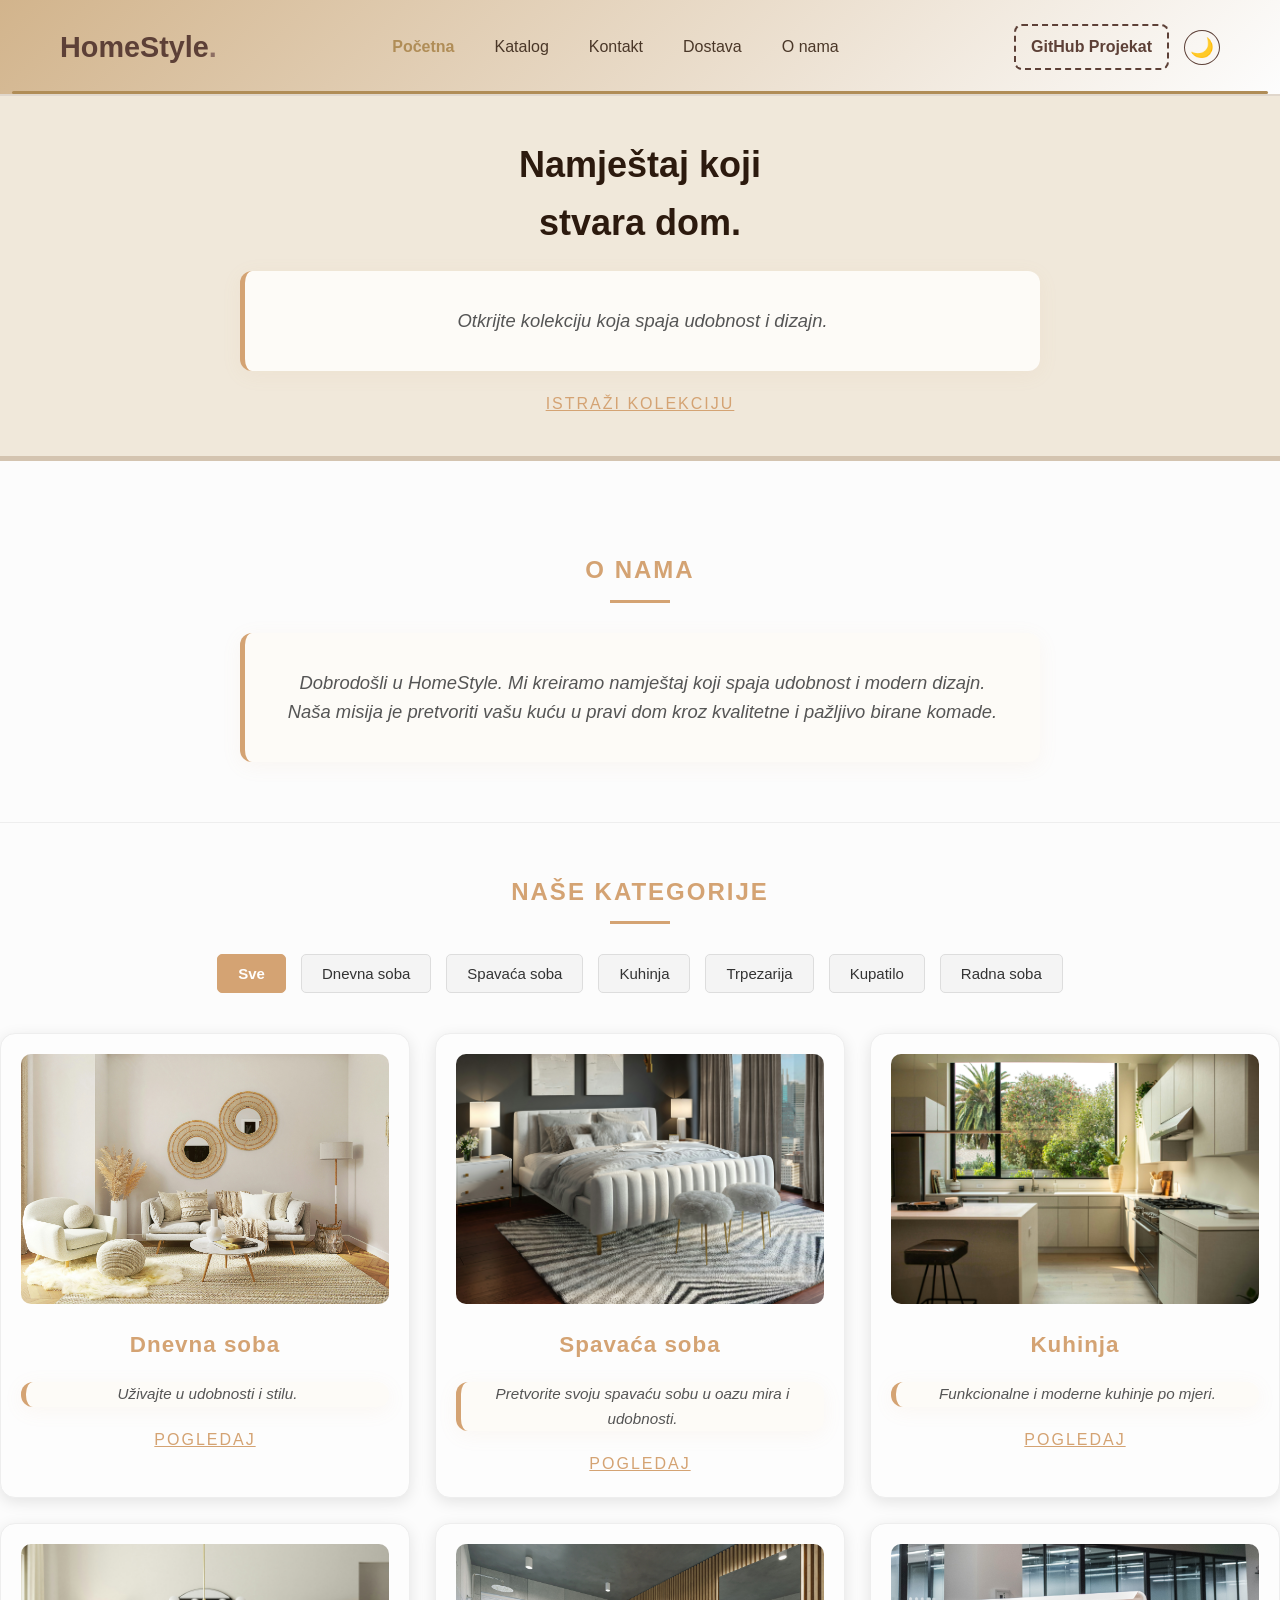
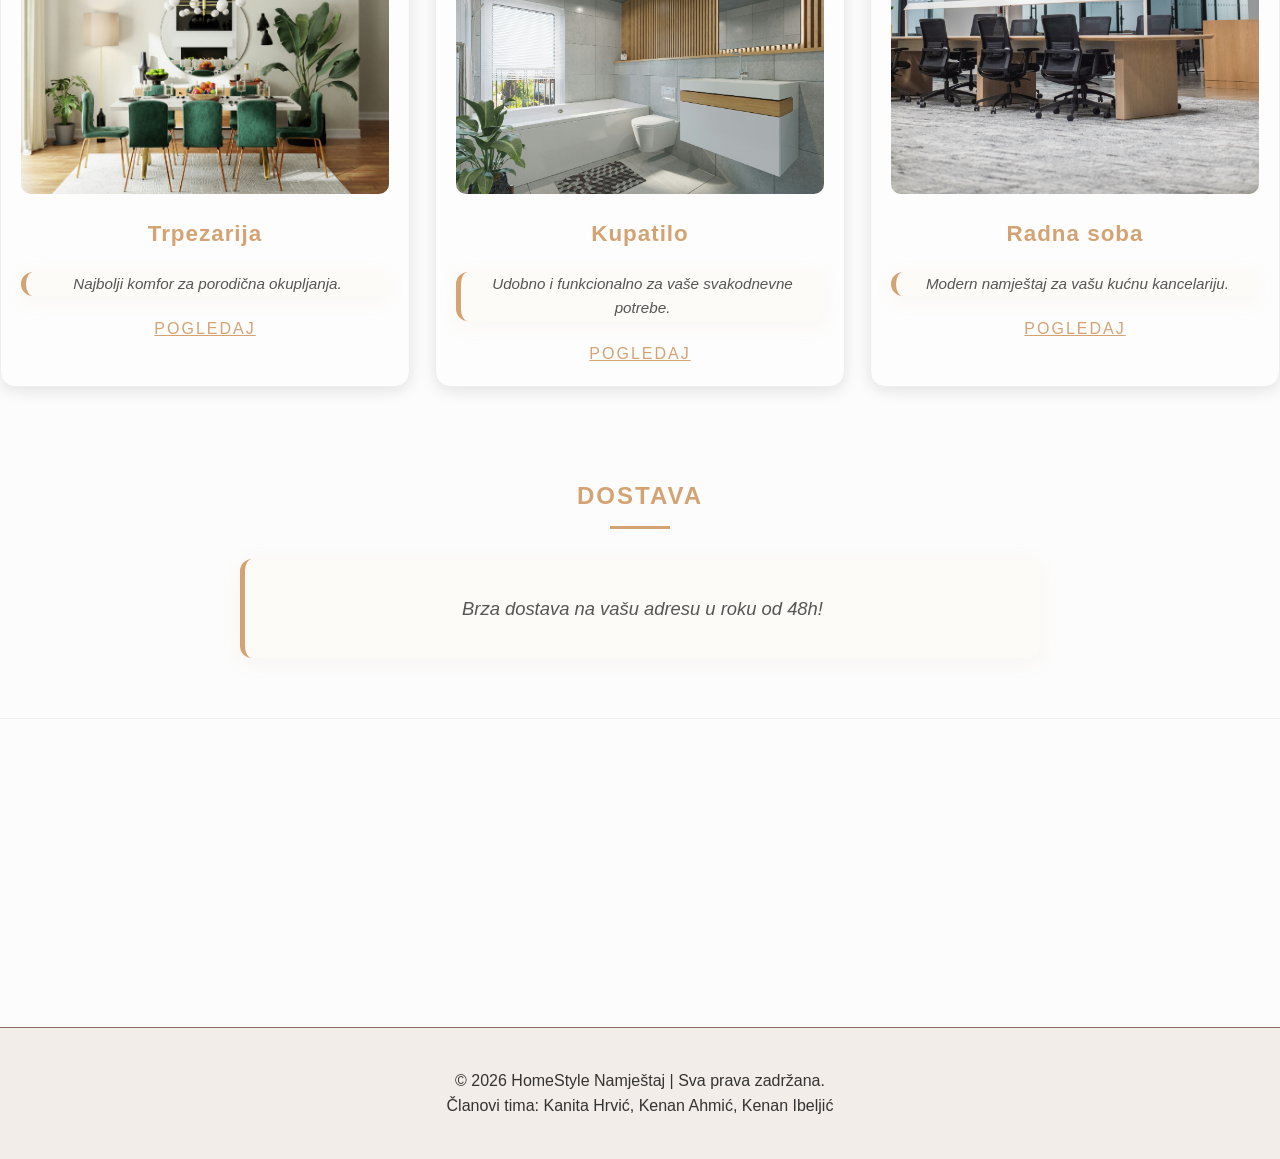
<file: index.html>
<!DOCTYPE html>
<html lang="bs">
    <head>
        <meta charset="utf-8">
        <meta name="viewport" content="width=device-width, initial-scale=1.0">
        <title>HomeStyle | Početna</title>
        <link rel="stylesheet" href="CSS/tptpstil.css">
    </head>
    <body class="light mode">
    <header id="top">
        <nav class="container">
            <div class="logo"> HomeStyle<span>.</span></div>
            <ul class="nav-links">
                <li><a href="index.html" class="active">Početna</a></li>
                <li><a href="sadrzaj.html">Katalog</a></li>
                <li><a href="kontakt.html">Kontakt</a></li>
                <li><a href="#dostava">Dostava</a></li>
                <li><a href="#o-nama">O nama</a></li>
            </ul>
            <div class="nav-actions">
                <a href="https://github.com/KanitaHrvic/Grupa-40-TPTP-2026">GitHub Projekat</a>
                <button id="theme-toggle">🌙</button>
                <!--dio koda za dugme tamni mod preuzet od gemini-->
                </div>
        </nav>
    </header>

    <main class="container">
        <section class="hero">
            <div class="hero-content">
                <h1>Namještaj koji <br> stvara dom<span>.</span></h1>
                <p>Otkrijte kolekciju koja spaja udobnost i dizajn.</p>
                <a href="sadrzaj.html" class="btn">Istraži kolekciju</a>
            </div>
        </section>

        <section id="o-nama">
            <h2>O nama</h2>
            <p>
                Dobrodošli u HomeStyle.
                Mi kreiramo namještaj koji spaja udobnost i modern dizajn.
                Naša misija je pretvoriti vašu kuću u pravi dom kroz kvalitetne i pažljivo birane komade.
            </p>
        </section> 

        <section class="kategorije-sekcija">
            <h2>Naše kategorije</h2>
            <div class="kategorije-meni-strana">
                <ul>
                    <li><button class="filter-btn active" data-filter="sve">Sve</button></li>
                    <li><button class="filter-btn" data-filter="dnevna">Dnevna soba</button></li>
                    <li><button class="filter-btn" data-filter="spavaca">Spavaća soba</button></li>
                    <li><button class="filter-btn" data-filter="kuhinja">Kuhinja</button></li>
                    <li><button class="filter-btn" data-filter="trpezarija">Trpezarija</button></li>
                    <li><button class="filter-btn" data-filter="kupatilo">Kupatilo</button></li>
                    <li><button class="filter-btn" data-filter="radna">Radna soba</button></li>
                </ul>
            </div>
        </section> 

        <section class="products">                     
            <div class="grid-container">
                <div class="product-card" data-category="dnevna">
                    <img src="images/dnevna.jpg" width="200" loading="lazy" alt="Dnevna soba">
                    <h3>Dnevna soba</h3>
                    <p>Uživajte u udobnosti i stilu.</p>
                    <a href="sadrzaj.html#dnevna-soba" class="btn">Pogledaj</a>
                </div>
                <div class="product-card" data-category="spavaca">
                    <img src="images/spavaca.jpg" width="200" loading="lazy" alt="Spavaća soba">
                    <h3>Spavaća soba</h3>
                    <p>Pretvorite svoju spavaću sobu u oazu mira i udobnosti.</p>
                    <a href="sadrzaj.html#spavaca-soba" class="btn">Pogledaj</a>
                </div>
                <div class="product-card" data-category="kuhinja">
                    <img src="images/kuhinja.jpg" width="200" loading="lazy" alt="Kuhinja">
                    <h3>Kuhinja</h3>
                    <p>Funkcionalne i moderne kuhinje po mjeri.</p>
                    <a href="sadrzaj.html#kuhinja" class="btn">Pogledaj</a>
                </div>
                <div class="product-card" data-category="trpezarija">
                    <img src="images/trpezarija.jpg" width="200" loading="lazy" alt="Trpezarija">
                    <h3>Trpezarija</h3>
                    <p>Najbolji komfor za porodična okupljanja.</p>
                    <a href="sadrzaj.html#trpezarija" class="btn">Pogledaj</a>
                </div>
                <div class="product-card" data-category="kupatilo">
                    <img src="images/kupatilo.jpg" width="200" loading="lazy" alt="Kupatilo">
                    <h3>Kupatilo</h3>
                    <p>Udobno i funkcionalno za vaše svakodnevne potrebe.</p>
                    <a href="sadrzaj.html#kupatilo" class="btn">Pogledaj</a>
                </div>
                <div class="product-card" data-category="radna">
                    <img src="images/radna-soba.jpg" width="200" loading="lazy" alt="Radna soba">
                    <h3>Radna soba</h3>
                    <p>Modern namještaj za vašu kućnu kancelariju.</p>
                    <a href="sadrzaj.html#radna-soba" class="btn">Pogledaj</a>
                </div> 
            </div>
        </section>

        <section id="dostava">
            <div class="container">
                <h2>Dostava</h2>
                <p>Brza dostava na vašu adresu u roku od 48h!</p>
            </div>
        </section>  

        <!--kod za mapu uz pomoć gemini-->
        <aside>
            <iframe src="https://www.google.com/maps/embed?pb=!1m18!1m12!1m3!1d11377.686178242902!2d18.704051964692383!3d44.52700058718192!2m3!1f0!2f0!3f0!3m2!1i1024!2i768!4f13.1!3m3!1m2!1s0x475952c4c706ba1d%3A0xe74f722c91d42f4c!2sSlavinovi%C4%87i%2C%2075000%20Tuzla!5e0!3m2!1shr!2sba!4v1778849792596!5m2!1shr!2sba" width="100%" height="300" style="border:0;" allowfullscreen="" loading="lazy" referrerpolicy="no-referrer-when-downgrade"></iframe>
        </aside>
           
    </main>
            
    <footer>
        <p>© 2026 HomeStyle Namještaj | Sva prava zadržana.</p>
        <p>Članovi tima: Kanita Hrvić, Kenan Ahmić, Kenan Ibeljić</p> 
    </footer>
    <script src="JS/tptpskripte.js"></script>
    </body>
</html>
</file>
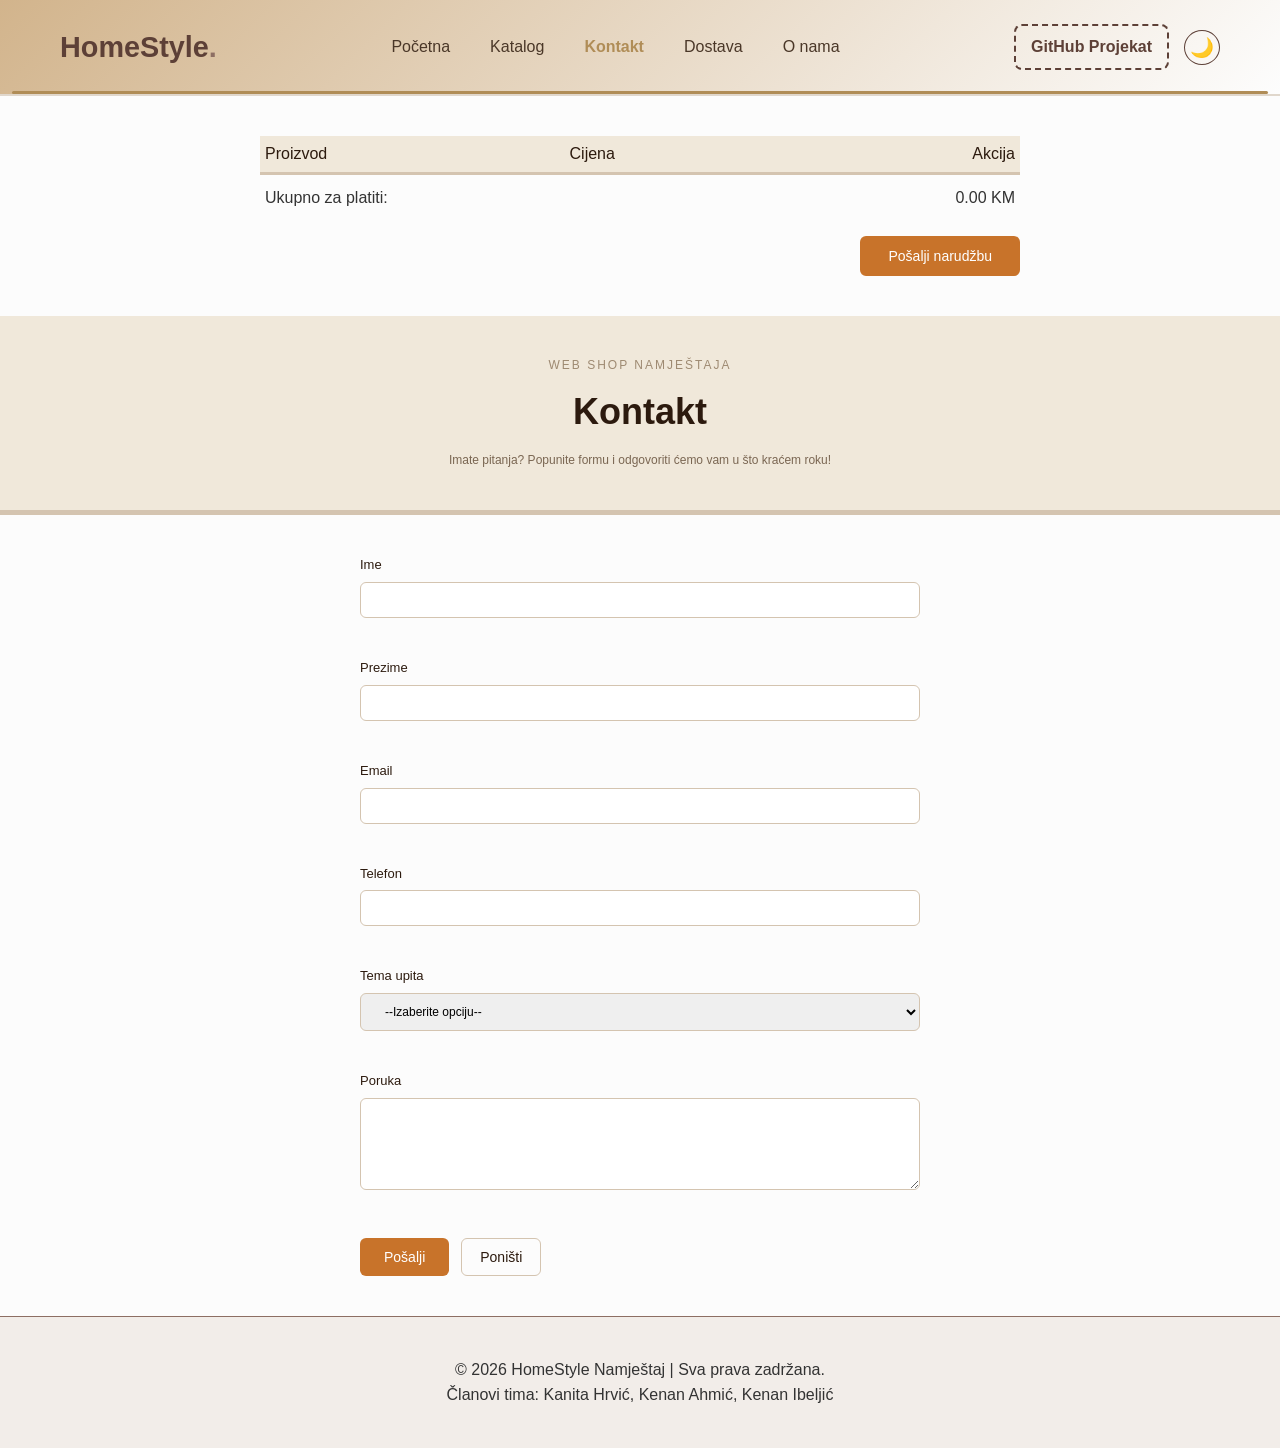
<file: kontakt.html>
<!DOCTYPE html>
<html lang = "bs">
    <head>
        <meta charset="utf-8">
        <meta name = "viewport" content="width=device-width, initial-scale = 1.0">
        <title>HomeStyle | Narudzbe i Kontakt</title>
        <link rel="stylesheet" href="CSS/tptpstil.css">



    </head>
    <body class="light mode">
<header id="top">
    <nav class="container">
        <div class="logo"> HomeStyle<span>.</span></div>
        <ul class="nav-links">
            <li><a href="index.html">Početna</a></li>
            <li><a href="sadrzaj.html">Katalog</a></li>
            <li><a href="kontakt.html" class="active">Kontakt</a></li>
            <li><a href="#dostava">Dostava</a></li>
            <li><a href="#o-nama">O nama</a></li>
        </ul>
        <div class="nav-actions">
            <a href="https://github.com/KanitaHrvic/Grupa-40-TPTP-2026">GitHub Projekat</a>
            <button id="theme-toggle">🌙</button>
        </div>
    </nav>
</header>
        <!------------------------------------Stavke za korpu------------------------------------------------->
       <div class = "mali-kontejner">
        <table>
            <thead>
            <tr>
                <th>Proizvod</th>
                <th>Cijena</th>
                <th>Akcija</th>
            </tr>
            </thead>
            <tbody id = "korpa-tijelo">

            </tbody>
        </table>
        <div class = "Ukupna-cijena">
            <table>
                <tr>
                    <td>Ukupno za platiti:</td>
                    <td id = "ukupno">0.00 KM</td>
                </tr>
            </table>
        </div>
        <div class="narudzba-dugme">
            <button id="posalji-narudzbu">Pošalji narudžbu</button>
        </div>
       </div>
        
<!----------------------------------------------Kontakt forma----------------------------------------------------------------->
<section class="hero">
    <p class="hero-label">Web shop namještaja</p>
    <h1>Kontakt</h1>
    <p class="hero-opis">Imate pitanja? Popunite formu i odgovoriti ćemo vam u što kraćem roku!</p>
</section>
<section class="kontakt-sekcija">
    <form id="kontakt-forma" novalidate>
        <div class="polje">
            <label for="Ime">Ime</label>
            <input type="text" id="Ime" name="Ime">
            <span class="greska" id="Ime-greska"></span>
        </div>
        <div class="polje">
            <label for="Prezime">Prezime</label>
            <input type="text" id="Prezime" name="Prezime">
            <span class="greska" id="Prezime-greska"></span>
        </div>
        <div class="polje">
            <label for="email">Email</label>
            <input type="text" id="email" name="email">
            <span class="greska" id="email-greska"></span>
        </div>
        <div class="polje">
            <label for="telefon">Telefon</label>
            <input type="text" id="telefon" name="telefon">
            <span class="greska" id="telefon-greska"></span>
        </div>
        <div class="polje">
            <label for="tema">Tema upita</label>
            <select id="tema" name="tema">
                <option value="">--Izaberite opciju--</option>
                <option value="informacije">Opće informacije</option>
                <option value="reklamacija">Reklamacija</option>
                <option value="narudzbe">Narudžbe</option>
                <option value="dostava">Dostava</option>
            </select>
            <span class="greska" id="tema-greska"></span>
        </div>
        <div class="polje">
            <label for="poruka">Poruka</label>
            <textarea id="poruka" name="poruka" rows="5"></textarea>
            <span class="greska" id="poruka-greska"></span>
        </div>
        <div class="dugme">
            <button type="submit">Pošalji</button>
            <button type="reset" id="reset-dugme">Poništi</button>
        </div>
    </form>
    <!--klase su napisane prema preporuci Claude ai-a, razumijem da 'label for' povezuje tekst tabele sa odredenim inputom
    'id' je jedinstveni identifikator za element na stranici, 'name' je ime polje koje se salje na server-->
    <div class="uspjesna-poruka" id="uspjesna-poruka" style="display: none;"></div>
</section>

<footer>
    <p>&copy; 2026 HomeStyle
    Namještaj | Sva prava zadržana.</p>
    <p>Članovi tima: Kanita Hrvić, Kenan Ahmić, Kenan Ibeljić</p> 
</footer>

<script src="JS/tptpskripte.js"></script>
    </body>
</html>
</file>
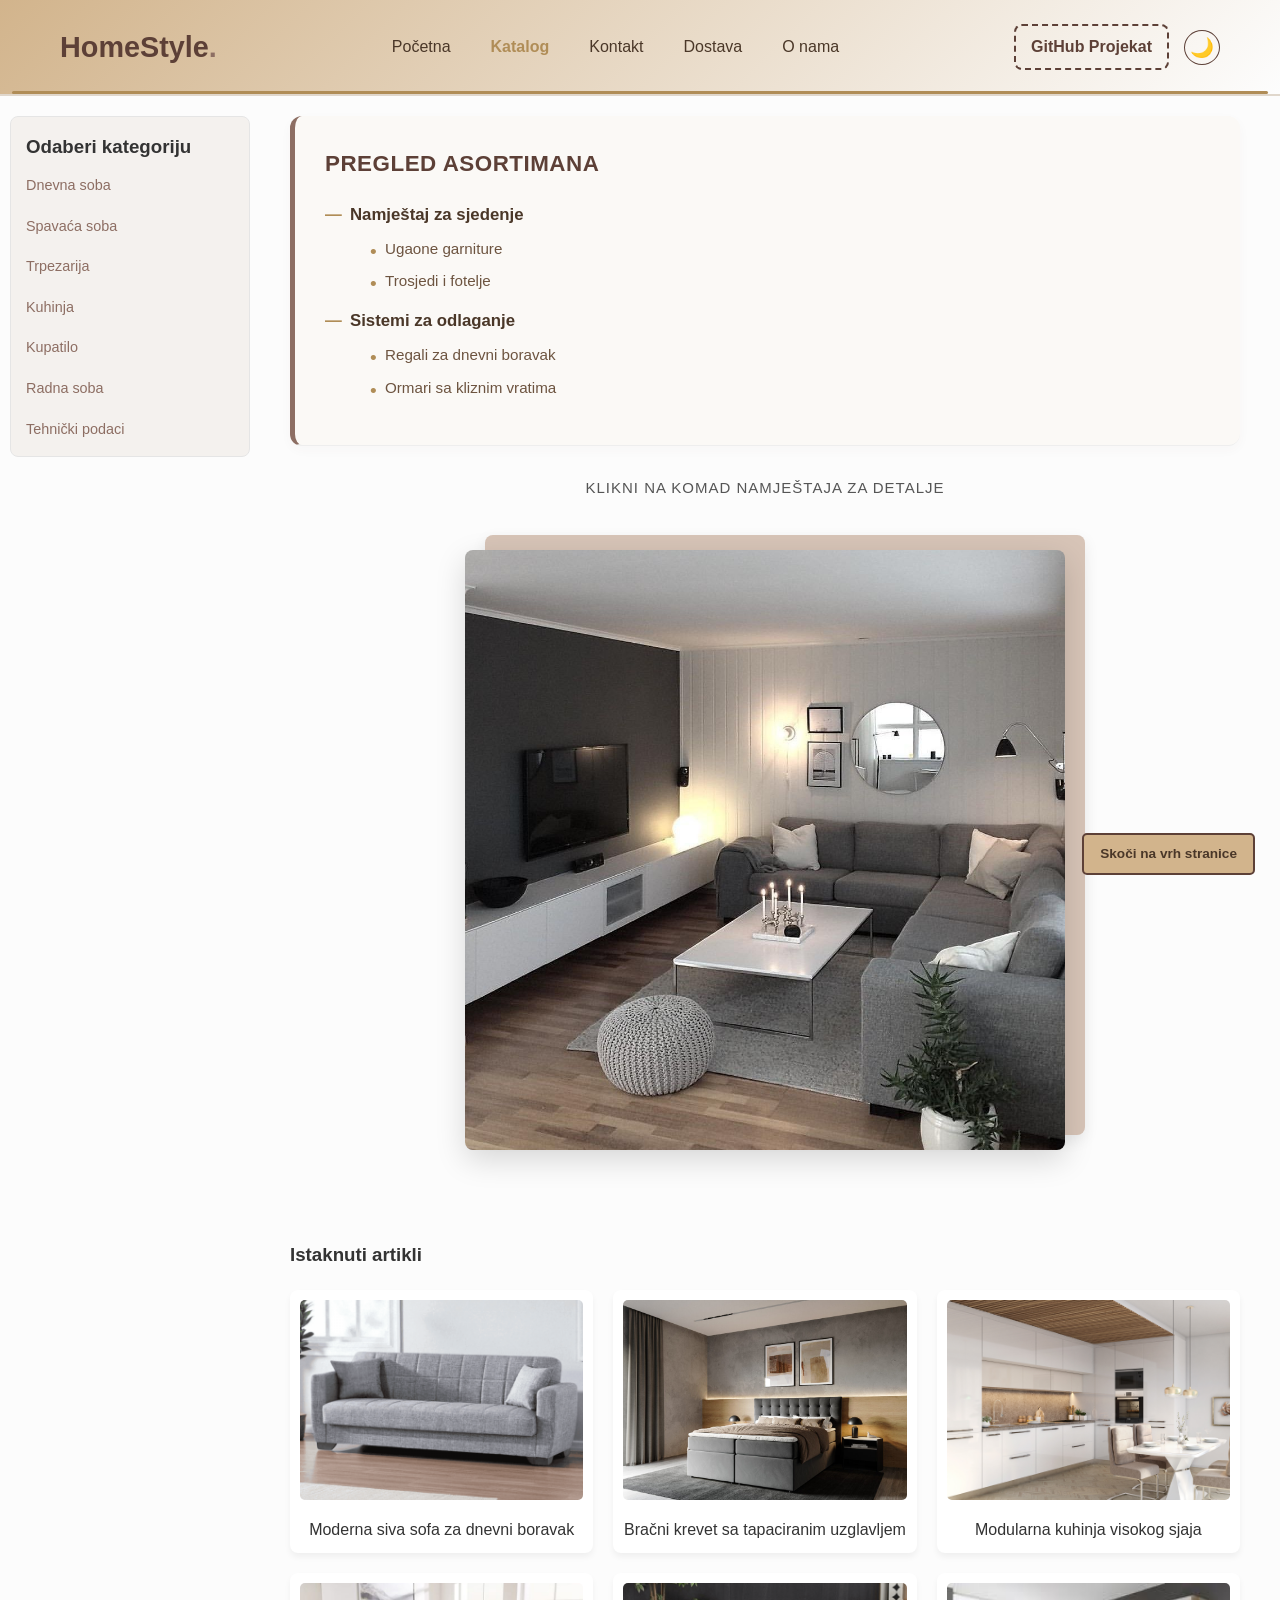
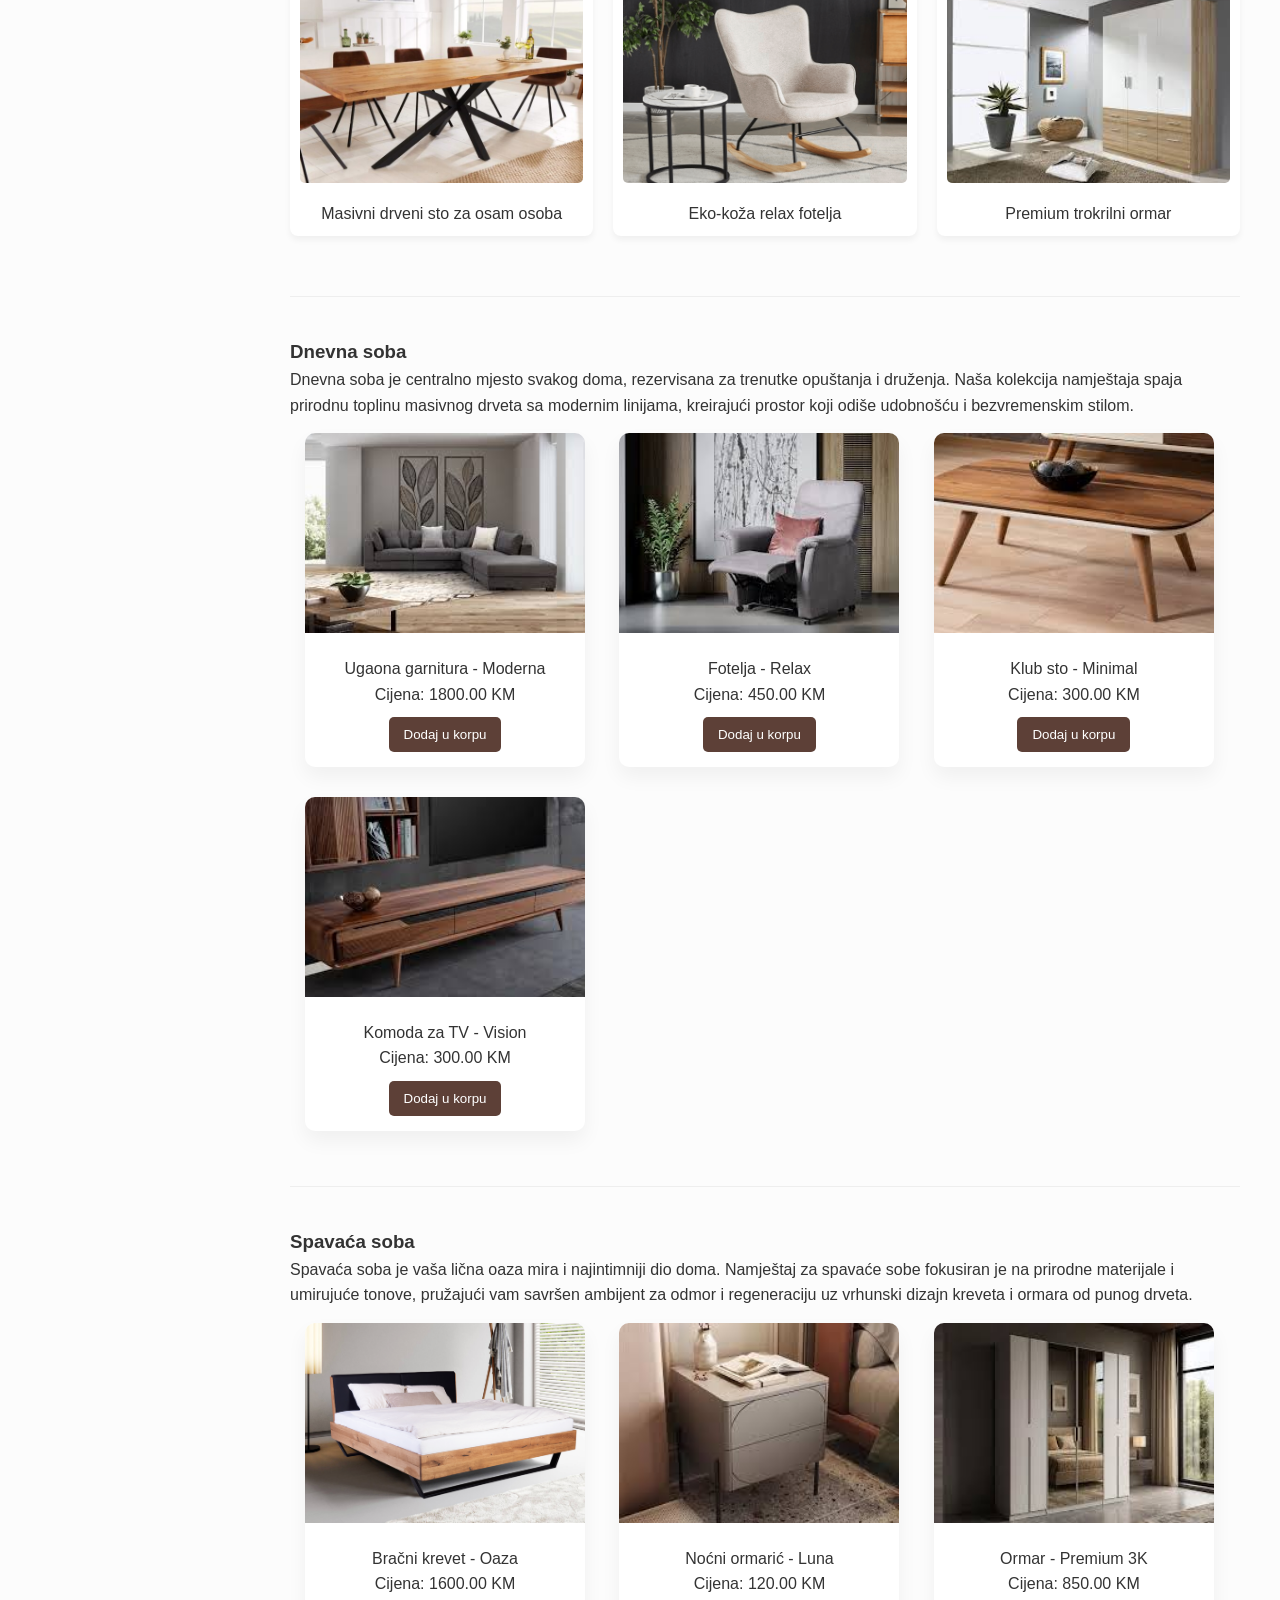
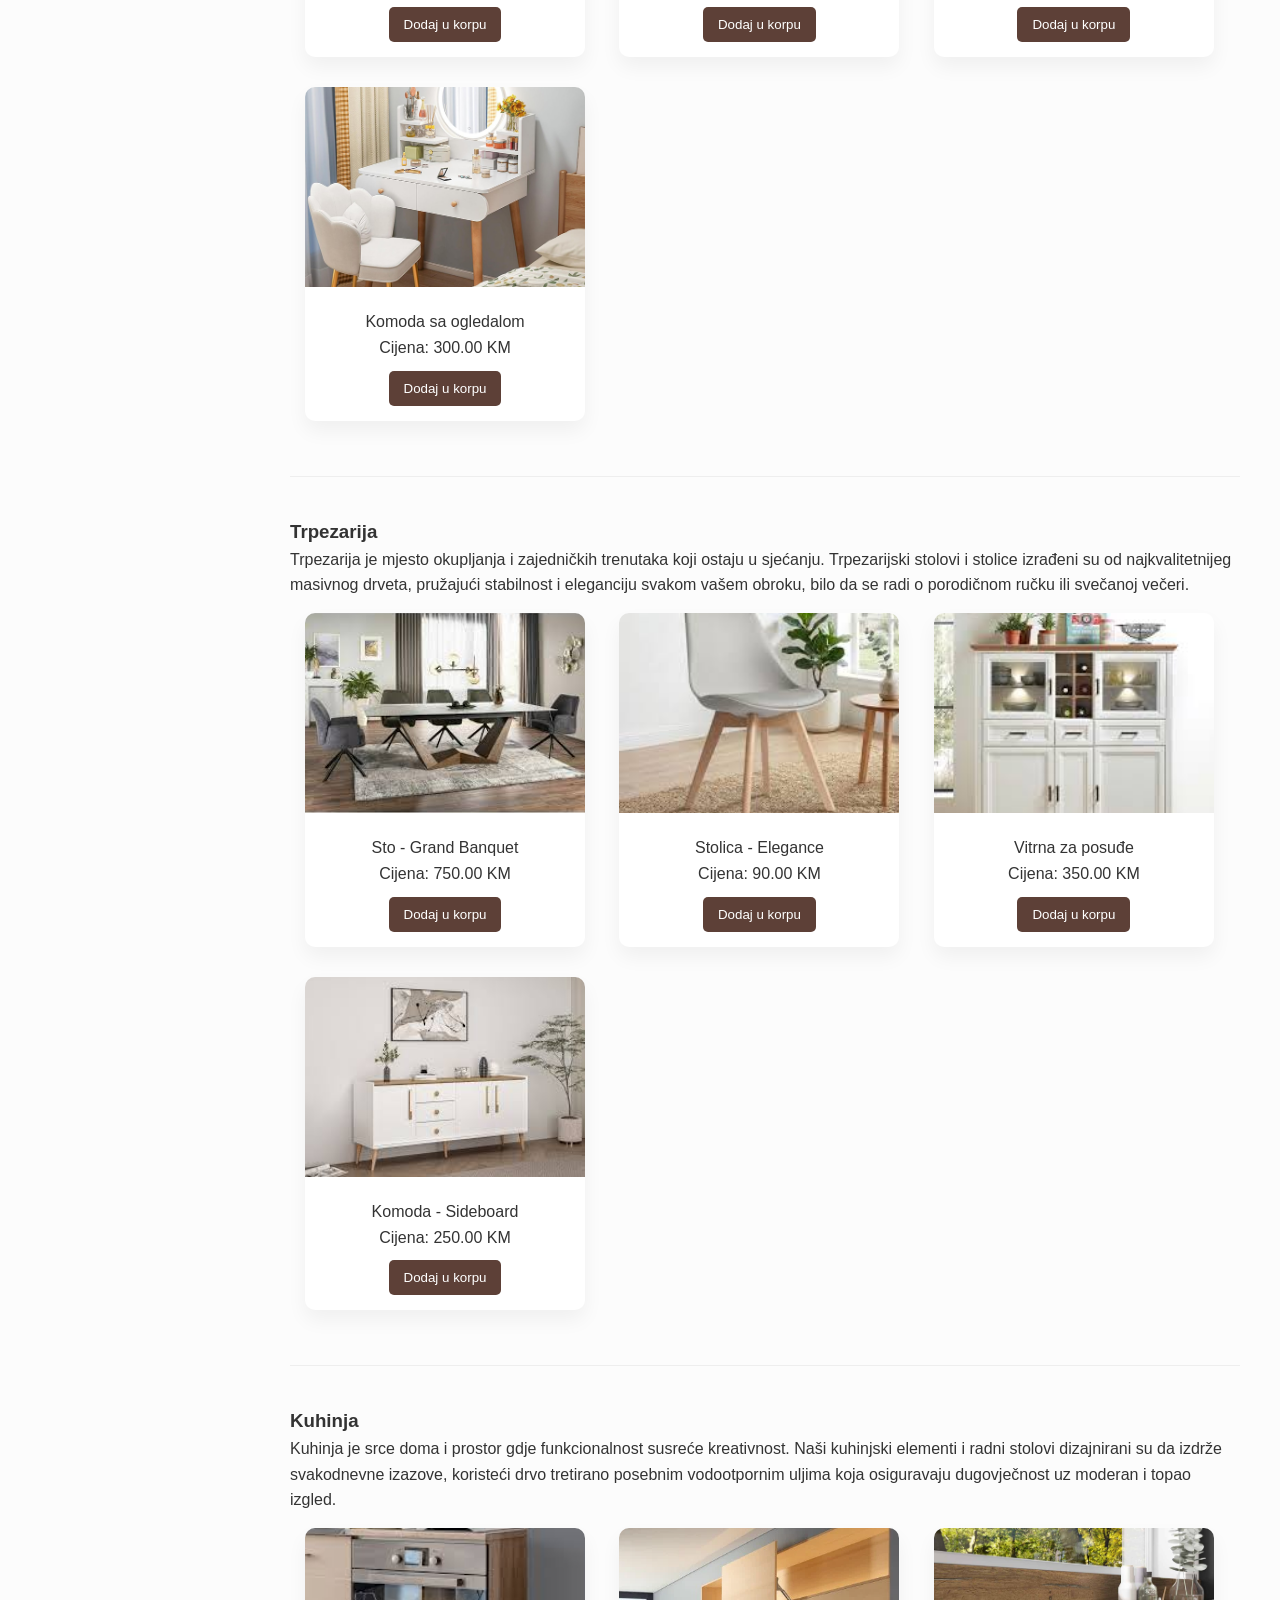
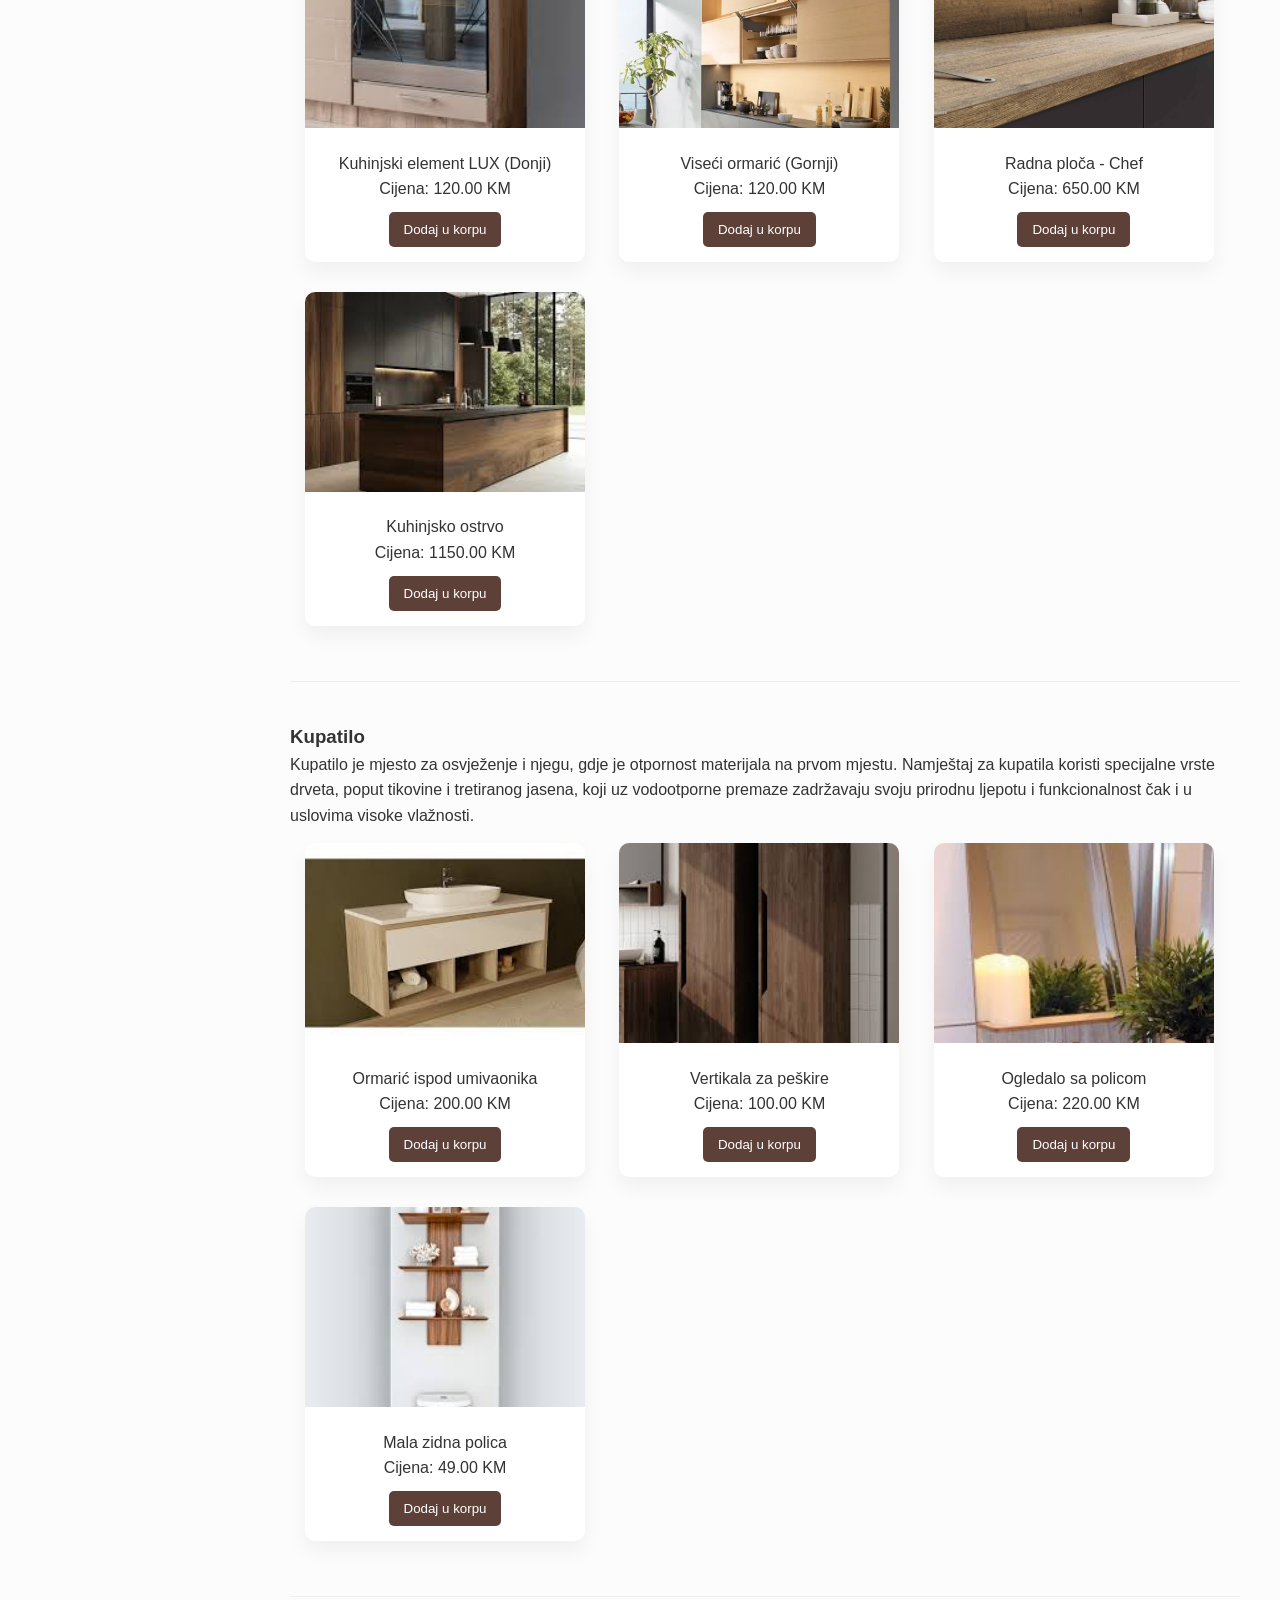
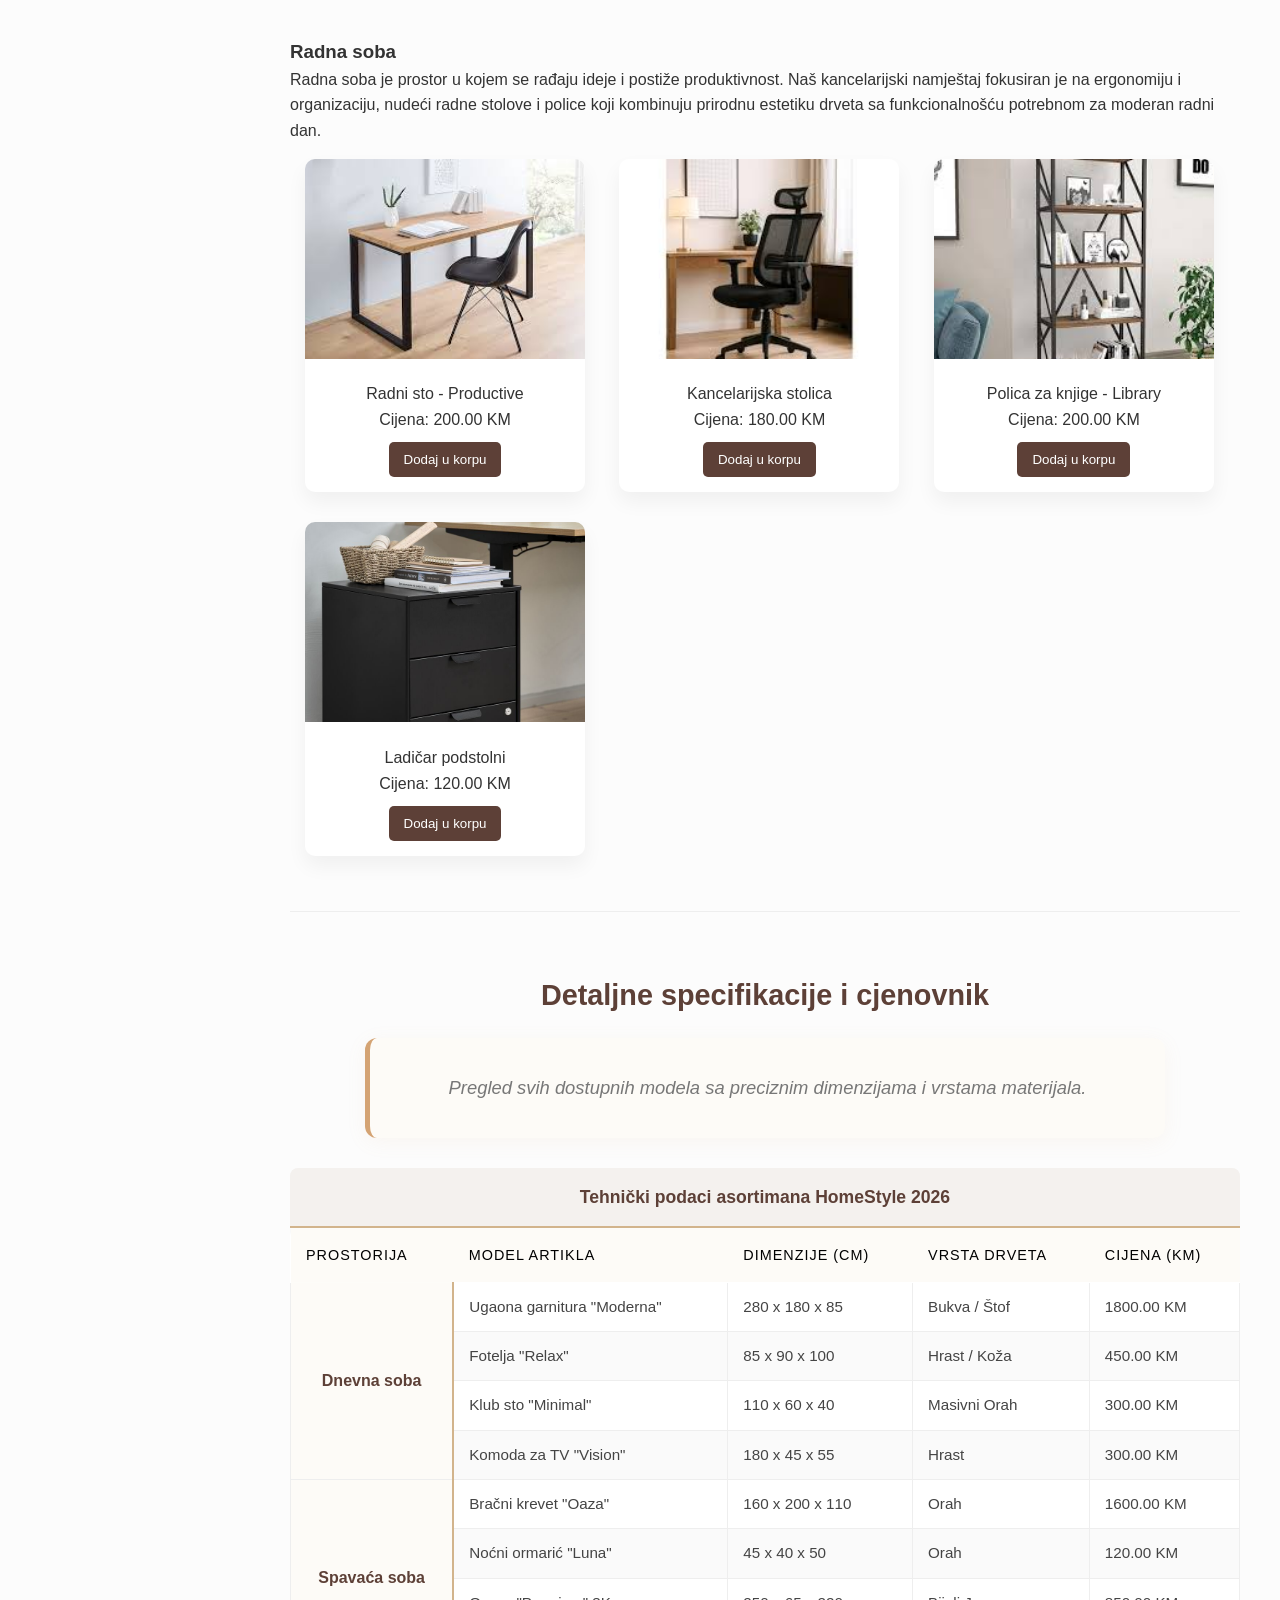
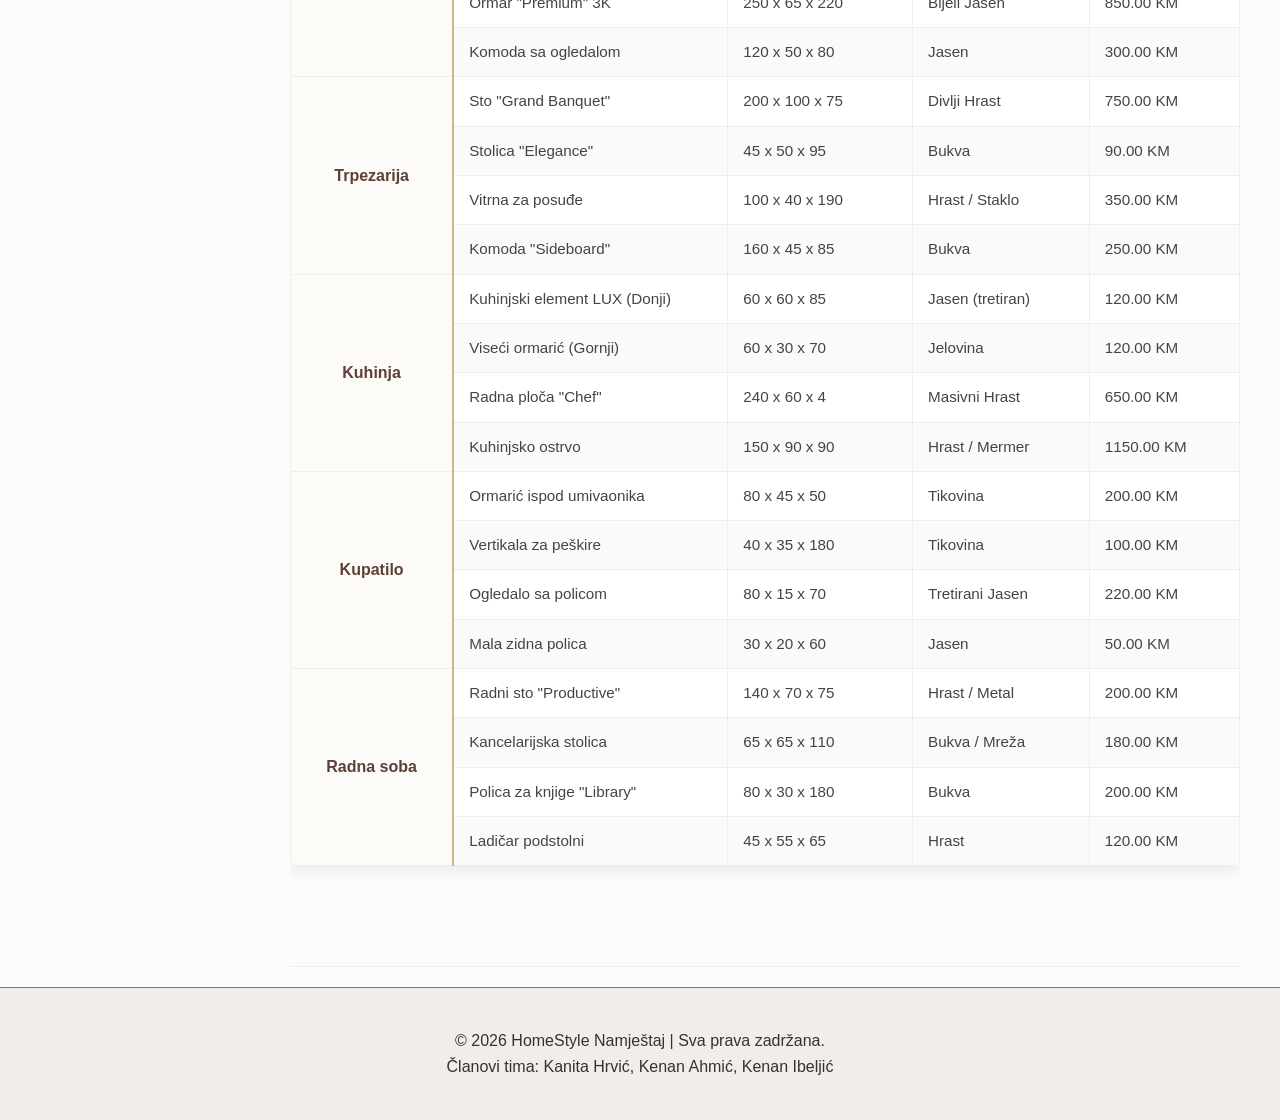
<file: sadrzaj.html>
<!DOCTYPE html>
<html lang="bs">
    <head>
        <meta charset="utf-8">
        <meta name="viewport" content="width=device-width, initial-scale=1.0">
        <title>HomeStyle | Katalog</title>        
        <link rel="stylesheet" href="CSS/tptpstil.css">
    </head>

<body class="light-mode">
<div id="go-top"></div>
<header id="top">
    <nav class="container">
        <div class="logo"> HomeStyle<span>.</span></div>
        <ul class="nav-links">
            <li><a href="index.html">Početna</a></li>
            <li><a href="sadrzaj.html" class="active">Katalog</a></li>
            <li><a href="kontakt.html">Kontakt</a></li>
            <li><a href="#dostava">Dostava</a></li>
            <li><a href="#o-nama">O nama</a></li>
        </ul>
        <div class="nav-actions">
            <a href="https://github.com/KanitaHrvic/Grupa-40-TPTP-2026">GitHub Projekat</a>
            <button id="theme-toggle">🌙</button>
        </div>
    </nav>
</header>
<main class="glavna">
    
    <nav id="bookmark-nav">
        <h3>Odaberi kategoriju</h3>
        <ul>
            <li><a href="#dnevna-soba">Dnevna soba</a></li>
            <li><a href="#spavaca-soba">Spavaća soba</a></li>
            <li><a href="#trpezarija">Trpezarija</a></li>
            <li><a href="#kuhinja">Kuhinja</a></li>
            <li><a href="#kupatilo">Kupatilo</a></li>
            <li><a href="#radna-soba">Radna soba</a></li>
            <li><a href="#tehnicki-podaci">Tehnički podaci</a></li>
        </ul>
    </nav>

    <div class="sadrzaj-kataloga">
    <section id="kategorizacija">
            <h3>Pregled asortimana</h3>
            <ul>
                <li>Namještaj za sjedenje
                    <ul>
                        <li>Ugaone garniture</li>
                        <li>Trosjedi i fotelje</li>
                    </ul>
                </li>
                <li>Sistemi za odlaganje
                    <ul>
                        <li>Regali za dnevni boravak</li>
                        <li>Ormari sa kliznim vratima</li>
                    </ul>
                </li>
            </ul>
        </section>
<aside>
   <p class="katalog-instrukcija">Klikni na komad namještaja za detalje</p>
</aside>
  <div class="katalog-okvir">
      
      <div class="pozadinska-traka"></div>
      
      <img src="images/image.map.jpg" alt="Moderni dnevni boravak" usemap="#imgmap" width="600" height="600">

      <map name="imgmap">
          <area shape="poly" coords="229,282, 355,253, 436,253, 549,256, 554,293, 508,347, 552,404, 497,511, 365,523, 366,379, 233,336" alt="Ugaona garnitura" href="ugaona-garnitura.html">
          <area shape="rect" coords="194,322, 377,451" alt="Klubski sto" href="klubski-sto.html">
          <area shape="rect" coords="0,265, 236,421" alt="Tv komoda" href="TV-komoda.html">
          <area shape="circle" coords="176,456, 52" alt="Tabure" href="tabure.html">
          <area shape="circle" coords="400,184, 46" alt="Zidno ogledalo" href="ogledalo.html">
          <area shape="rect" coords="490,174, 511,193" alt="Zidna lampa" href="lampa.html">
      </map>

  </div>

        <section id="galerija-proizvoda">
        <h3>Istaknuti artikli</h3>
            <div class="galerija">
                <figure>
                    <img src="images/sofa-moderna.jpg" alt="Moderna siva sofa za dnevni boravak">
                    <figcaption>Moderna siva sofa za dnevni boravak</figcaption> 
                </figure>
                <figure>
                    <img src="images/krevet-bracni.jpg" alt="Bračni krevet sa tapaciranim uzglavljem">
                    <figcaption>Bračni krevet sa tapaciranim uzglavljem</figcaption>
                </figure>
                <figure>
                    <img src="images/kuhinja-bijela.jpg" alt="Modularna kuhinja visokog sjaja">
                    <figcaption>Modularna kuhinja visokog sjaja</figcaption>
                </figure>
                <figure>
                    <img src="images/trpezarijski-sto.jpg" alt="Masivni drveni sto za osam osoba">
                    <figcaption>Masivni drveni sto za osam osoba</figcaption>
                </figure>
                <figure>
                    <img src="images/fotelja-relax.jpg" alt="Eko-koža relax fotelja">
                    <figcaption>Eko-koža relax fotelja</figcaption>
                </figure>
                <figure>
                    <img src="images/ormar-premium.jpg" alt="Premium trokrilni ormar">
                    <figcaption>Premium trokrilni ormar</figcaption>
                </figure>
            </div>
    </section>
    <section id="dnevna-soba">
        <h3>Dnevna soba</h3>
        <p class="opis">Dnevna soba je centralno mjesto svakog doma, rezervisana za trenutke opuštanja i druženja. 
            Naša kolekcija namještaja spaja prirodnu toplinu masivnog drveta sa modernim linijama, 
            kreirajući prostor koji odiše udobnošću i bezvremenskim stilom.</p>
        <article class="kartica">
            <img src="images/dsoba1.jpg" alt="Ugaona garnitura - Moderna" 
                 onclick="dodajUKorpu('Ugaona garnitura - Moderna', '1800.00 KM')" 
                 style="cursor: pointer;" loading="lazy">
            <div class="info">
                <figcaption>Ugaona garnitura - Moderna</figcaption>
                <p>Cijena: 1800.00 KM</p>
                <button onclick="dodajUKorpu('Ugaona garnitura - Moderna', '1800.00 KM','images/dsoba1.jpg')">Dodaj u korpu</button>
            </div>
        </article>

        <article class="kartica">
            <img src="images/dsoba2.jpg" alt="Fotelja - Relax" 
                 onclick="dodajUKorpu('Fotelja - Relax', '450.00 KM')" 
                 style="cursor: pointer;" loading="lazy">
            <div class="info">
                <figcaption>Fotelja - Relax</figcaption>
                <p>Cijena: 450.00 KM</p>
                <button onclick="dodajUKorpu('Fotelja - Relax', '450.00 KM','images/dsoba2.jpg')">Dodaj u korpu</button>
            </div>
        </article>

        <article class="kartica">
            <img src="images/dsoba3.jpg" alt="Klub sto - Minimal" 
                 onclick="dodajUKorpu('Klub sto - Minimal', '300.00 KM')" 
                 style="cursor: pointer;" loading="lazy">
            <div class="info">
                <figcaption>Klub sto - Minimal</figcaption>
                <p>Cijena: 300.00 KM</p>
                <button onclick="dodajUKorpu('Klub sto - Minimal', '300.00 KM','images/dsoba3.jpg')">Dodaj u korpu</button>
            </div>
        </article>

        <article class="kartica">
            <img src="images/dsoba4.jpg" alt="Komoda za TV - Vision" 
                 onclick="dodajUKorpu('Komoda za TV - Vision', '300.00 KM')" 
                 style="cursor: pointer;" loading="lazy">
            <div class="info">
                <figcaption>Komoda za TV - Vision</figcaption>
                <p>Cijena: 300.00 KM</p>
                <button onclick="dodajUKorpu('Komoda za TV - Vision', '300.00 KM','images/dsoba4.jpg')">Dodaj u korpu</button>
            </div>
        </article>
    </section>

    <section id="spavaca-soba">
        <h3>Spavaća soba</h3>
        <p class="opis">Spavaća soba je vaša lična oaza mira i najintimniji dio doma. 
            Namještaj za spavaće sobe fokusiran je na prirodne materijale i umirujuće tonove, 
            pružajući vam savršen ambijent za odmor i regeneraciju uz vrhunski dizajn kreveta i ormara od punog drveta.</p>
        <article class="kartica">
            <img src="images/ssoba1.jpg" alt="Bračni krevet - Oaza" 
                 onclick="dodajUKorpu('Bračni krevet - Oaza', '1600.00 KM')" 
                 style="cursor: pointer;" loading="lazy">
            <div class="info">
                <figcaption>Bračni krevet - Oaza</figcaption>
                <p>Cijena: 1600.00 KM</p>
                <button onclick="dodajUKorpu('Bračni krevet - Oaza', '1600.00 KM','images/ssoba1.jpg')">Dodaj u korpu</button>
            </div>
        </article>

        <article class="kartica">
            <img src="images/ssoba2.jpg" alt="Noćni ormarić - Luna" 
                 onclick="dodajUKorpu('Noćni ormarić - Luna', '120.00 KM')" 
                 style="cursor: pointer;" loading="lazy">
            <div class="info">
                <figcaption>Noćni ormarić - Luna</figcaption>
                <p>Cijena: 120.00 KM</p>
                <button onclick="dodajUKorpu('Noćni ormarić - Luna', '120.00 KM','images/ssoba2.jpg')">Dodaj u korpu</button>
            </div>
        </article>

        <article class="kartica">
            <img src="images/ssoba3.jpg" alt="Ormar - Premium 3K" 
                 onclick="dodajUKorpu('Ormar - Premium 3K', '850.00 KM')" 
                 style="cursor: pointer;" loading="lazy">
            <div class="info">
                <figcaption>Ormar - Premium 3K</figcaption>
                <p>Cijena: 850.00 KM</p>
                <button onclick="dodajUKorpu('Ormar - Premium 3K', '850.00 KM','images/ssoba3.jpg')">Dodaj u korpu</button>
            </div>
        </article>

        <article class="kartica">
            <img src="images/ssoba4.jpg" alt="Komoda sa ogledalom" 
                 onclick="dodajUKorpu('Komoda sa ogledalom', '300.00 KM')" 
                 style="cursor: pointer;" loading="lazy">
            <div class="info">
                <figcaption>Komoda sa ogledalom</figcaption>
                <p>Cijena: 300.00 KM</p>
                <button onclick="dodajUKorpu('Komoda sa ogledalom', '300.00 KM','images/ssoba4.jpg')">Dodaj u korpu</button>
            </div>
        </article>
    </section>

    <section id="trpezarija">
        <h3>Trpezarija</h3>
        <p class="opis">Trpezarija je mjesto okupljanja i zajedničkih trenutaka koji ostaju u sjećanju. 
            Trpezarijski stolovi i stolice izrađeni su od najkvalitetnijeg masivnog drveta, 
            pružajući stabilnost i eleganciju svakom vašem obroku, bilo da se radi o porodičnom ručku ili svečanoj večeri.</p>
        <article class="kartica">
            <img src="images/trpezarija1.jpg" alt="Sto - Grand Banquet" 
                 onclick="dodajUKorpu('Sto - Grand Banquet', '750.00 KM')" 
                 style="cursor: pointer;" loading="lazy">
            <div class="info">
                <figcaption>Sto - Grand Banquet</figcaption>
                <p>Cijena: 750.00 KM</p>
                <button onclick="dodajUKorpu('Sto - Grand Banquet', '750.00 KM','images/trpezarija1.jpg')">Dodaj u korpu</button>
            </div>
        </article>

        <article class="kartica">
            <img src="images/trpezarija2.jpg" alt="Stolica - Elegance" 
                 onclick="dodajUKorpu('Stolica - Elegance', '90.00 KM')" 
                 style="cursor: pointer;" loading="lazy">
            <div class="info">
                <figcaption>Stolica - Elegance</figcaption>
                <p>Cijena: 90.00 KM</p>
                <button onclick="dodajUKorpu('Stolica - Elegance', '90.00 KM','images/trpezarija2.jpg')">Dodaj u korpu</button>
            </div>
        </article>

        <article class="kartica">
            <img src="images/trpezarija3.jpg" alt="Vitrna za posuđe" 
                 onclick="dodajUKorpu('Vitrna za posuđe', '350.00 KM')" 
                 style="cursor: pointer;" loading="lazy">
            <div class="info">
                <figcaption>Vitrna za posuđe</figcaption>
                <p>Cijena: 350.00 KM</p>
                <button onclick="dodajUKorpu('Vitrna za posuđe', '350.00 KM','images/trpezarija3.jpg')">Dodaj u korpu</button>
            </div>
        </article>

        <article class="kartica">
            <img src="images/trpezarija4.jpg" alt="Komoda - Sideboard" 
                 onclick="dodajUKorpu('Komoda - Sideboard', '250.00 KM')" 
                 style="cursor: pointer;" loading="lazy">
            <div class="info">
                <figcaption>Komoda - Sideboard</figcaption>
                <p>Cijena: 250.00 KM</p>
                <button onclick="dodajUKorpu('Komoda - Sideboard', '250.00 KM','images/trpezarija4.jpg')">Dodaj u korpu</button>
            </div>
        </article>
    </section>

    <section id="kuhinja">
        <h3>Kuhinja</h3>
        <p class="opis">Kuhinja je srce doma i prostor gdje funkcionalnost susreće kreativnost. 
            Naši kuhinjski elementi i radni stolovi dizajnirani su da izdrže svakodnevne izazove, 
            koristeći drvo tretirano posebnim vodootpornim uljima koja osiguravaju dugovječnost uz moderan i topao izgled.</p>
        <article class="kartica">
            <img src="images/kuhinja1.jpg" alt="Kuhinjski element LUX (Donji)" 
                 onclick="dodajUKorpu('Kuhinjski element LUX (Donji)', '120.00 KM')" 
                 style="cursor: pointer;" loading="lazy">
            <div class="info">
                <figcaption>Kuhinjski element LUX (Donji)</figcaption>
                <p>Cijena: 120.00 KM</p>
                <button onclick="dodajUKorpu('Kuhinjski element LUX (Donji)', '120.00 KM','images/kuhinja1.jpg')">Dodaj u korpu</button>
            </div>
        </article>

         <article class="kartica">
            <img src="images/kuhinja2.jpg" alt="Viseći ormarić (Gornji)" 
                 onclick="dodajUKorpu('Viseći ormarić (Gornji)', '120.00 KM')" 
                 style="cursor: pointer;" loading="lazy">
            <div class="info">
                <figcaption>Viseći ormarić (Gornji)</figcaption>
                <p>Cijena: 120.00 KM</p>
                <button onclick="dodajUKorpu('Viseći ormarić (Gornji)', '120.00 KM','images/kuhinja2.jpg')">Dodaj u korpu</button>
            </div>
        </article>

        <article class="kartica">
            <img src="images/kuhinja3.jpg" alt="Radna ploča - Chef" 
                 onclick="dodajUKorpu('Radna ploča - Chef', '650.00 KM')" 
                 style="cursor: pointer;" loading="lazy">
            <div class="info">
                <figcaption>Radna ploča - Chef</figcaption>
                <p>Cijena: 650.00 KM</p>
                <button onclick="dodajUKorpu('Radna ploča - Chef', '650.00 KM','images/kuhinja3.jpg')">Dodaj u korpu</button>
            </div>
        </article>

        <article class="kartica">
            <img src="images/kuhinja4.jpg" alt="Kuhinjsko ostrvo" 
                 onclick="dodajUKorpu('Kuhinjsko ostrvo', '1150.00 KM')" 
                 style="cursor: pointer;" loading="lazy">
            <div class="info">
                <figcaption>Kuhinjsko ostrvo</figcaption>
                <p>Cijena: 1150.00 KM</p>
                <button onclick="dodajUKorpu('Kuhinjsko ostrvo', '1150.00 KM','images/kuhinja4.jpg')">Dodaj u korpu</button>
            </div>
        </article>
    </section>

    <section id="kupatilo">
        <h3>Kupatilo</h3>
        <p class="opis">Kupatilo je mjesto za osvježenje i njegu, gdje je otpornost materijala na prvom mjestu. 
            Namještaj za kupatila koristi specijalne vrste drveta, poput tikovine i tretiranog jasena, 
            koji uz vodootporne premaze zadržavaju svoju prirodnu ljepotu i funkcionalnost čak i u uslovima visoke vlažnosti.</p>
        <article class="kartica">
            <img src="images/kupatilo.1.jpg" alt="Ormarić ispod umivaonika" 
                 onclick="dodajUKorpu('Ormarić ispod umivaonika', '200.00 KM')" 
                 style="cursor: pointer;" loading="lazy">
            <div class="info">
                <figcaption>Ormarić ispod umivaonika</figcaption>
                <p>Cijena: 200.00 KM</p>
                <button onclick="dodajUKorpu('Ormarić ispod umivaonika', '200.00 KM','images/kupatilo.1.jpg')">Dodaj u korpu</button>
            </div>
        </article>

        <article class="kartica">
            <img src="images/kupatilo.2.jpg" alt="Vertikala za peškire" 
                 onclick="dodajUKorpu('Vertikala za peškire', '100.00 KM')" 
                 style="cursor: pointer;" loading="lazy">
            <div class="info">
                <figcaption>Vertikala za peškire</figcaption>
                <p>Cijena: 100.00 KM</p>
                <button onclick="dodajUKorpu('Vertikala za peškire', '100.00 KM','images/kupatilo.2.jpg')">Dodaj u korpu</button>
            </div>
        </article>

        <article class="kartica">
            <img src="images/kupatilo.3.jpg" alt="Ogledalo sa policom" 
                 onclick="dodajUKorpu('Ogledalo sa policom', '220.00 KM')" 
                 style="cursor: pointer;" loading="lazy">
            <div class="info">
                <figcaption>Ogledalo sa policom</figcaption>
                <p>Cijena: 220.00 KM</p>
                <button onclick="dodajUKorpu('Ogledalo sa policom', '220.00 KM','images/kupatilo.3.jpg')">Dodaj u korpu</button>
            </div>
        </article>

        <article class="kartica">
            <img src="images/kupatilo.4.jpg" alt="Mala zidna polica" 
                 onclick="dodajUKorpu('Mala zidna polica', '49.00 KM')" 
                 style="cursor: pointer;" loading="lazy">
            <div class="info">
                <figcaption>Mala zidna polica</figcaption>
                <p>Cijena: 49.00 KM</p>
                <button onclick="dodajUKorpu('Mala zidna polica', '49.00 KM','images/kupatilo.4.jpg')">Dodaj u korpu</button>
            </div>
        </article>
    </section>

    <section id="radna-soba">
        <h3>Radna soba</h3>
        <p class="opis">Radna soba je prostor u kojem se rađaju ideje i postiže produktivnost. 
            Naš kancelarijski namještaj fokusiran je na ergonomiju i organizaciju, 
            nudeći radne stolove i police koji kombinuju prirodnu estetiku drveta sa funkcionalnošću potrebnom za moderan radni dan.</p>
            <article class="kartica">
            <img src="images/rsoba1.jpg" alt="Radni sto - Productive" 
                 onclick="dodajUKorpu('Radni sto - Productive', '200.00 KM')" 
                 style="cursor: pointer;" loading="lazy">
            <div class="info">
                <figcaption>Radni sto - Productive</figcaption>
                <p>Cijena: 200.00 KM</p>
                <button onclick="dodajUKorpu('Radni sto - Productive', '200.00 KM','images/rsoba1.jpg')">Dodaj u korpu</button>
            </div>
        </article>
        
            <article class="kartica">
            <img src="images/rsoba2.jpg" alt="Kancelarijska stolica" 
                 onclick="dodajUKorpu('Kancelarijska stolica', '180.00 KM')" 
                 style="cursor: pointer;"loading="lazy">
            <div class="info">
                <figcaption>Kancelarijska stolica</figcaption>
                <p>Cijena: 180.00 KM</p>
                <button onclick="dodajUKorpu('Kancelarijska stolica', '180.00 KM','images/rsoba2.jpg')">Dodaj u korpu</button>
            </div>
        </article>

        <article class="kartica">
            <img src="images/rsoba3.jpg" alt="Polica za knjige - Library" 
                 onclick="dodajUKorpu('Polica za knjige - Library', '200.00 KM','images/rsoba3.jpg')" 
                 style="cursor: pointer;" loading="lazy">
            <div class="info">
                <figcaption>Polica za knjige - Library</figcaption>
                <p>Cijena: 200.00 KM</p>
                <button onclick="dodajUKorpu('Polica za knjige - Library', '200.00 KM')">Dodaj u korpu</button>
            </div>
        </article>

        <article class="kartica">
            <img src="images/rsoba4.jpg" alt="Ladičar podstolni" 
                 onclick="dodajUKorpu('Ladičar podstolni', '120.00 KM')" 
                 style="cursor: pointer;" loading="lazy">
            <div class="info">
                <figcaption>Ladičar podstolni</figcaption>
                <p>Cijena: 120.00 KM</p>
                <button onclick="dodajUKorpu('Ladičar podstolni', '120.00 KM','images/rsoba4.jpg')">Dodaj u korpu</button>
            </div>
        </article>
    </section>

<section id="tehnicki-podaci" class="container">
    <header>
        <h3>Detaljne specifikacije i cjenovnik</h3>
        <p>Pregled svih dostupnih modela sa preciznim dimenzijama i vrstama materijala.</p>
    </header>
    <div class="tabela-kontejner">
    <table class="tptp-tabela">
        <caption>Tehnički podaci asortimana HomeStyle 2026</caption>
        <thead>
            <tr>
                <th>Prostorija</th>
                <th>Model artikla</th>
                <th>Dimenzije (cm)</th>
                <th>Vrsta drveta</th>
                <th>Cijena (KM)</th>
            </tr>
        </thead>
        <tbody>
            <tr>
                <td rowspan="4"><strong>Dnevna soba</strong></td>
                <td>Ugaona garnitura "Moderna"</td>
                <td>280 x 180 x 85</td>
                <td>Bukva / Štof</td>
                <td>1800.00 KM</td>
            </tr>
            <tr>
                <td>Fotelja "Relax"</td>
                <td>85 x 90 x 100</td>
                <td>Hrast / Koža</td>
                <td>450.00 KM</td>
            </tr>
            <tr>
                <td>Klub sto "Minimal"</td>
                <td>110 x 60 x 40</td>
                <td>Masivni Orah</td>
                <td>300.00 KM</td>
            </tr>
            <tr>
                <td>Komoda za TV "Vision"</td>
                <td>180 x 45 x 55</td>
                <td>Hrast</td>
                <td>300.00 KM</td>
            </tr>

            <tr>
                <td rowspan="4"><strong>Spavaća soba</strong></td>
                <td>Bračni krevet "Oaza"</td>
                <td>160 x 200 x 110</td>
                <td>Orah</td>
                <td>1600.00 KM</td>
            </tr>
            <tr>
                <td>Noćni ormarić "Luna"</td>
                <td>45 x 40 x 50</td>
                <td>Orah</td>
                <td>120.00 KM</td>
            </tr>
            <tr>
                <td>Ormar "Premium" 3K</td>
                <td>250 x 65 x 220</td>
                <td>Bijeli Jasen</td>
                <td>850.00 KM</td>
            </tr>
            <tr>
                <td>Komoda sa ogledalom</td>
                <td>120 x 50 x 80</td>
                <td>Jasen</td>
                <td>300.00 KM</td>
            </tr>

            <tr>
                <td rowspan="4"><strong>Trpezarija</strong></td>
                <td>Sto "Grand Banquet"</td>
                <td>200 x 100 x 75</td>
                <td>Divlji Hrast</td>
                <td>750.00 KM</td>
            </tr>
            <tr>
                <td>Stolica "Elegance"</td>
                <td>45 x 50 x 95</td>
                <td>Bukva</td>
                <td>90.00 KM</td>
            </tr>
            <tr>
                <td>Vitrna za posuđe</td>
                <td>100 x 40 x 190</td>
                <td>Hrast / Staklo</td>
                <td>350.00 KM</td>
            </tr>
            <tr>
                <td>Komoda "Sideboard"</td>
                <td>160 x 45 x 85</td>
                <td>Bukva</td>
                <td>250.00 KM</td>
            </tr>

            <tr>
                <td rowspan="4"><strong>Kuhinja</strong></td>
                <td>Kuhinjski element LUX (Donji)</td>
                <td>60 x 60 x 85</td>
                <td>Jasen (tretiran)</td>
                <td>120.00 KM</td>
            </tr>
            <tr>
                <td>Viseći ormarić (Gornji)</td>
                <td>60 x 30 x 70</td>
                <td>Jelovina</td>
                <td>120.00 KM</td>
            </tr>
            <tr>
                <td>Radna ploča "Chef"</td>
                <td>240 x 60 x 4</td>
                <td>Masivni Hrast</td>
                <td>650.00 KM</td>
            </tr>
            <tr>
                <td>Kuhinjsko ostrvo</td>
                <td>150 x 90 x 90</td>
                <td>Hrast / Mermer</td>
                <td>1150.00 KM</td>
            </tr>

            <tr>
                <td rowspan="4"><strong>Kupatilo</strong></td>
                <td>Ormarić ispod umivaonika</td>
                <td>80 x 45 x 50</td>
                <td>Tikovina</td>
                <td>200.00 KM</td>
            </tr>
            <tr>
                <td>Vertikala za peškire</td>
                <td>40 x 35 x 180</td>
                <td>Tikovina</td>
                <td>100.00 KM</td>
            </tr>
            <tr>
                <td>Ogledalo sa policom</td>
                <td>80 x 15 x 70</td>
                <td>Tretirani Jasen</td>
                <td>220.00 KM</td>
            </tr>
            <tr>
                <td>Mala zidna polica</td>
                <td>30 x 20 x 60</td>
                <td>Jasen</td>
                <td>50.00 KM</td>
            </tr>

            <tr>
                <td rowspan="4"><strong>Radna soba</strong></td>
                <td>Radni sto "Productive"</td>
                <td>140 x 70 x 75</td>
                <td>Hrast / Metal</td>
                <td>200.00 KM</td>
            </tr>
            <tr>
                <td>Kancelarijska stolica</td>
                <td>65 x 65 x 110</td>
                <td>Bukva / Mreža</td>
                <td>180.00 KM</td>
            </tr>
            <tr>
                <td>Polica za knjige "Library"</td>
                <td>80 x 30 x 180</td>
                <td>Bukva</td>
                <td>200.00 KM</td>
            </tr>
            <tr>
                <td>Ladičar podstolni</td>
                <td>45 x 55 x 65</td>
                <td>Hrast</td>
                <td>120.00 KM</td>
            </tr>
        </tbody>
    </table>
    </div>
</section>

    <div class="vrh-link">

        <a href="#go-top" class="vrh-link-static">Skoči na vrh stranice</a>
    <!--Kreirano uz pomoć Gemini AI-->
    </div>
    </div>
</main>

    <footer>
    <p>&copy; 2026 HomeStyle
    Namještaj | Sva prava zadržana.</p>
    <p>Članovi tima: Kanita Hrvić, Kenan Ahmić, Kenan Ibeljić</p> 
</footer>

<script src="JS/tptpskripte.js"></script>

</body>
</html>
</file>
<file: CSS/tptpstil.css>
/*------------------------------------------NARUDŽBE I KONTAKT---------------------------------------------------*/
/*---------------------Stavke za korpu---------------------------*/
.mali-kontejner{
    margin: 40px auto;
    max-width: 800px;
    padding: 0 20px;
}
table{
    width: 100%;
    border-collapse: collapse;
}
.korpa-info{
    display: flex;
    flex-wrap: wrap;
}
#korpa-tijelo td{
    vertical-align: middle;
    padding: 10px 5px;
}
th{
    text-align: left;
    padding: 5px;
    color: #2C1A0E;
    background: #F0E8DA;
    font-weight: normal;
}
td{
    padding: 10px 5px;
}
td input{
    width: 40px;
    height: 30px;
    padding: 5px;
}
td a{
    color:#C8732A;
    font-size: 12px;
}
td img{
    width: 80px;
    height: 80px;
    margin-right: 10px;
}
.Ukupna-cijena{
    display: flex;
    justify-content: flex-end;
}
.Ukupna-cijena table{
    border-top: 3px solid #D4C4B0;
    width: 100%;
    max-width: 800px;
}
.Ukupna-cijena td:last-child{
    text-align: right;
}
td :last-child{
    text-align: right;
}
th:last-child{
    text-align: right;
}
.narudzba-dugme{
    display: flex;
    justify-content: flex-end;
    margin-top: 16px;
}
.narudzba-dugme button{
    background-color: #C8732A;
    color: white;
    border: none;
    padding: 12px 28px;
    border-radius: 6px;
    font-size: 14px;
    cursor: pointer; 
}
.narudzba-dugme button:hover{
    background-color: #A85E1F;
}
/*--------------------------KONTAKT FORMA---------------------------------*/
.hero{
    background-color: #F0E8DA;
    text-align: center;
    padding: 40px;
    border-bottom: 5px solid #D4C4B0;
}
.hero-label{
    font-size: 12px;
    letter-spacing: 2px;
    text-transform: uppercase;
    color: #9E8A72;
    margin-bottom: 8px;
}
.hero h1{
    font-size: 36px;
    color: #2C1A0E;
    margin-bottom: 10px;
}
.hero-opis{
    color: #7A6652;
    font-size: 12px;
}
.kontakt-sekcija{
    max-width: 600px;
    padding: 0 20px;
    margin: 40px auto;
}
#kontakt-forma .polje{
    margin-bottom: 20px;
}
#kontakt-forma label{
    display: block;
    font-size: 13px;
    color: #2C1A0E;
    font-weight: 500;
    margin-bottom: 6px;
}
#kontakt-forma input,
#kontakt-forma select,
#kontakt-forma textarea{
    width: 100%;
    box-sizing: border-box;
    padding: 10px 20px;
    font-size: 12px;
    border: 1px solid #D4C4B0;
    border-radius: 6px;
}
#kontakt-forma input:focus,
#kontakt-forma select:focus,
#kontakt-forma textarea:focus{
    border-color: #C8732A;
    outline: none;
}
.greska{
    display: block;
    font-size: 12px;
    color: red;
    margin-top: 4px;
    min-height: 16px;
}
.polje-greska input,
.polje-greska select,
.polje-greska textarea{
    background-color: #FFF5F5;
    border-color: red;
}
.dugme{
    display: flex;
    margin-top: 10px;
    gap: 12px;
}
.dugme button[type="submit"]{
    background-color: #C8732A;
    color: white;
    cursor: pointer;
    padding: 10px 24px;
    font-size: 14px;
    border: none;
    border-radius: 6px;
}
.dugme button[type="submit"]:hover{
    background-color: #A85E1F;
}
.dugme button[type="reset"]{
    background-color: transparent;
    color: #2C1A0E;
    cursor: pointer;
    padding: 10px 18px;
    font-size: 14px;
    border: 1px solid #D4C4B0;
    border-radius: 6px;
}
.dugme button[type="reset"]:hover{
    background-color: #F0E8DA;
    color: #2C1A0E;
}
.uspjesna-poruka{
    background-color: #EAF3DE;
    color: #3B6D11;
    font-size: 14px;
    padding: 16px 20px;
    border: 1px solid #639922;
    border-radius: 8px;
    margin-top: 20px;
}
/*CSS kod za kontakt formu i korpu je dopunjen preporukom Claude AI*/

/*======================================================================================================*/
/*=====> HEADER (isti za sve) <========*/
*{
    margin: 0;
    padding: 0;
    box-sizing: border-box;
    scroll-behavior: smooth;
}

body {
    
    font-family: 'Segoe UI', Arial, sans-serif;
    background-color: #fcfcfc;
    color: #333;
    line-height: 1.6;
}
/* --- HEADER ------ */
header#top {
    width: 100%;
    background: linear-gradient(135deg, #d2b48c 0%, #fdfdfd 100%);
    padding: 1.5rem 0;
    border-bottom: 2px solid #e0d7cc;
    position: sticky;
    top: 0;
    z-index: 1000;
}

header .container {
    display: flex;
    justify-content: space-between;
    align-items: center;
    max-width: 1200px;
    margin: 0 auto;
    padding: 0 20px;
    flex-wrap: wrap;
}

.logo {
    font-size: 1.8rem;
    font-weight: bold;
    color: #5d4037;
}

.logo span {
    color: #8d6e63;
}

/* Navigacijski linkovi */
.nav-links {
    list-style: none;
    display: flex;    
    gap: 20px;        
    padding: 0;
    margin: 0;
    flex-wrap: wrap;
}

.nav-links a {
    text-decoration: none;
    color: #4a3728;          
    font-weight: 500;
    transition: all 0.3s ease;
    padding: 5px 10px;
}

.nav-links a:hover {
    color: #d2b48c; 
    background-color: rgba(93, 64, 55, 0.1);
    border-radius: 5px;
    transition: all 0.3s ease;
    position: relative;      
}
.nav-links li a:hover {
    color: #b08d57;          
    background-color: #96796baa;
}
.nav-links li a.active {
    color: #b08d57;          
    font-weight: 700;          
}
.nav-links li a.active::after {
    content: "";
    position: absolute;
    bottom: 0;
    left: 12px;
    right: 12px;
    height: 3px;
    background-color: #b08d57;
    border-radius: 2px;
}

/* GitHub Uputa - Uokvirena */
.nav-actions {
    display: flex;
    align-items: center;
    gap: 15px;
}

.nav-actions a[href*="https://github.com/KanitaHrvic/Grupa-40-TPTP-2026"] {
    text-decoration: none;
    color: #5d4037;
    border: 2px dashed #5d4037;
    padding: 8px 15px;
    font-weight: bold;
    border-radius: 8px;
    transition: 0.3s;
}

.nav-actions a[href*="https://github.com/KanitaHrvic/Grupa-40-TPTP-2026"]:hover {
    background-color: #5d4037;
    color: #fff;
}
@media (max-width: 768px) {
    header .container {
        flex-direction: column;
        gap: 15px;
        text-align: center;
    }
    .nav-links {
        justify-content: center;
    }
    .nav-actions {
        justify-content: center;
        width: 100%;
    }
}
/*============================================================================================================*/
/*SADRZAJ.HTML (dio koda za stranicu sadrzaj.html*/
:root {
    --primarna-smedja: #5d4037;
    --svijetlo-smedja: #8d6e63;
    --bez-pozadina: #fbf9f6;
    --bijela: #ffffff;
    --sjenka: rgba(93, 64, 55, 0.1);

}
section[id],
section:target {
    scroll-margin-top: 110px !important;
}
html {
    scroll-behavior: smooth;
}
.glavna {
    margin: 0;
    max-width: 100%;
    width: 100%;            
    padding: 20px 40px 20px 0px;
    display: flex;
    gap: 40px;              
    align-items: flex-start;
    box-sizing: border-box;
}
/* --- DIZAJN ZA PREGLED ASORTIMANA (UGNIJEŽĐENA LISTA) --- */
#kategorizacija {
    background-color: #fbf9f6;
    padding: 30px;
    border-radius: 12px;
    border-left: 5px solid #8d6e63;
    box-shadow: 0 4px 12px rgba(93, 64, 55, 0.03);
    margin-bottom: 30px;
}
#kategorizacija h3 {
    color: #5d4037;
    font-size: 1.4rem;
    font-weight: 700;
    margin-bottom: 20px;
    text-transform: uppercase;
    letter-spacing: 0.5px;
}
#kategorizacija > ul {
    list-style: none;
    padding-left: 0;
}
#kategorizacija > ul > li {
    position: relative;
    padding-left: 25px;
    margin-bottom: 15px;
    color: #4a3728;
    font-weight: 600;
    font-size: 1.05rem;
}
#kategorizacija > ul > li::before {
    content: "—";
    position: absolute;
    left: 0;
    color: #b08d57;
    font-weight: bold;
}
#kategorizacija ul ul {
    list-style: none;
    padding-left: 20px;
    margin-top: 8px;
    margin-bottom: 5px;
}
/* Stavke unutar podliste */
#kategorizacija ul ul li {
    position: relative;
    padding-left: 15px;
    margin-bottom: 8px;
    color: #6d5440;
    font-weight: 500;
    font-size: 0.95rem;
    transition: transform 0.2s ease, color 0.2s ease;
}
#kategorizacija ul ul li::before {
    content: "•";
    position: absolute;
    left: 0;
    color: #b08d57;
    font-size: 1.2rem;
}
/* Vertikalni meni sa strane */
#bookmark-nav {
    flex: 0 0 240px;       
    position: sticky;        
    top: 100px;              
    background: #f4f1ee;      
    padding: 15px;
    border-radius: 8px;
    border: 1px solid #e5e5e5;
    z-index: 10;
    margin-left: 10px;        
}

#bookmark-nav ul {
    display: flex;
    flex-direction: column;  
    list-style: none;
    gap: 15px;
    margin-top: 10px;
}

#bookmark-nav a {
    text-decoration: none;
    color: #8d6e63;
    font-size: 0.9rem;
    border-bottom: 1px solid transparent;
}

#bookmark-nav a:hover {
    padding-left: 5px;        
}
.sadrzaj-kataloga section {
    width: 100%;
    display: block;          
}
/*IMAGE MAP*/
.katalog-okvir {
    width: 100%;
    max-width: 600px;
    height: auto;
    aspect-ratio: 1/1;
    margin: 50px auto;        
    position: relative;      
    transition: transform 0.3s ease;
}
.katalog-okvir img {
  width: 100%;
  height: 100%;
  object-fit: cover;
  display: block;
  border-radius: 8px;      
  box-shadow: 0 10px 30px rgba(0, 0, 0, 0.15);
  position: relative;
  z-index: 2;              
}
.pozadinska-traka {
  position: absolute;
  top: -15px;              
  right: -20px;            
  width: 100%;
  max-width: 600px;            
  height: 100%;            
  background-color: #d7c4b7;
  border-radius: 8px;      
  z-index: 1;            
  box-shadow: 0 5px 15px rgba(0, 0, 0, 0.08);
}
.katalog-instrukcija {
  text-align: center;
  font-family: 'Helvetica Neue', Arial, sans-serif;
  font-size: 15px;
  font-weight: 500;
  color: #555;
  letter-spacing: 1px;
  text-transform: uppercase;
  margin-top: 30px;
  margin-bottom: 10px;
}
.katalog-okvir:hover {
  transform: translateY(-5px);
}

/* --- GALERIJA (Istaknuti artikli) --- */
.galerija {
    display: grid;
    grid-template-columns: repeat(auto-fit, minmax(300px, 1fr));
    gap: 20px;
    margin: 20px 0;
}

.galerija figure {
    background: #fff;
    padding: 10px;
    border-radius: 8px;
    box-shadow: 0 4px 6px rgba(0,0,0,0.05);
    text-align: center;
}

.galerija img {
    width: 100%;
    height: 200px;
    object-fit: cover;
    border-radius: 5px;
}

.galerija figcaption {
    margin-top: 10px;
    font-weight: 500;
}

/* --- KARTICE PROIZVODA (Dnevna soba, Spavaća itd.) --- */
section[id] {
    padding: 40px 0;
    border-bottom: 1px solid #eee;
}

.kartica {
    display: inline-block;
    width: 100%;
    max-width: 280px;
    margin: 15px;
    background: white;
    border-radius: 10px;
    overflow: hidden;
    box-shadow: 0 10px 20px rgba(0,0,0,0.05);
    vertical-align: top;
}

.kartica img {
    width: 100%;
    height: 200px;
    object-fit: cover;
}

.kartica .info {
    padding: 15px;
    text-align: center;
}

.kartica button {
    background-color: #5d4037;
    color: white;
    border: none;
    padding: 10px 15px;
    border-radius: 5px;
    cursor: pointer;
    margin-top: 10px;
}

.kartica button:hover {
    background-color: #8d6e63;
}

/*Tabela*/
#tehnicki-podaci {
    padding: 60px 0;
    scroll-margin-top: 100px; 
}

#tehnicki-podaci header h3 {
    color: #5d4037;
    font-size: 1.8rem;
    margin-bottom: 10px;
    text-align: center;
}

#tehnicki-podaci header p {
    text-align: center;
    color: #777;
    margin-bottom: 30px;
}
/* Dizajn Tabele */
.tabela-kontejner {
    width: 100%;
    overflow-x: auto;
    -webkit-overflow-scrolling: touch;
}
.tptp-tabela {
    width: 100%;
    border-collapse: collapse;
    background-color: #fff;
    box-shadow: 0 5px 15px rgba(0,0,0,0.08);
    border-radius: 8px;
    overflow: hidden; 
    margin-bottom: 40px;
}

.tptp-tabela caption {
    padding: 15px;
    font-weight: bold;
    font-size: 1.1rem;
    color: #5d4037;
    background: #f4f1ee;
    border-bottom: 2px solid #d2b48c;
}
.tptp-tabela thead {
    background-color: #5d4037; 
    color: #000;
}
.tptp-tabela th {
    color: #000 !important;
    background-color: #fdfbf7;
    padding: 15px;
    text-align: left;
    text-transform: uppercase;
    font-size: 0.9rem;
    letter-spacing: 1px;
    border: 1px solid rgba(255,255,255,0.1);
}
.tptp-tabela td {
    padding: 12px 15px;
    border: 1px solid #eee;
    color: #444;
    font-size: 0.95rem;
}
.tptp-tabela td[rowspan] {
    background-color: #fdfbf7;
    color: #5d4037;
    vertical-align: middle;
    text-align: center;
    font-size: 1rem;
    border-right: 2px solid #d2b48c;
}
.tptp-tabela tbody tr:nth-child(even) {
    background-color: #fafafa;
}

.tptp-tabela tbody tr:hover {
    background-color: #f4f1ee;
    transition: background 0.3s ease;
}
/* POVRATAK NA POCETAK LINK */
.vrh-link {
    width: auto;
    clear: both;
}
.vrh-link-static {
    display: inline-block;  
    background-color: #d2b48c;
    color: #4a3728;
    padding: 8px 16px;
    font-size: 0.85rem;  
    text-decoration: none;
    border-radius: 5px;
    font-weight: bold;
    transition: all 0.3s ease;
    border: 2px solid #5d4037;
    position: fixed;
    bottom: 25px;  
    right: 25px;    
    z-index: 9999;  
}
.vrh-link-static:hover {
    background-color: #5d4037;
    color: #fff;
    border-color: #5d4037;
}
@media (max-width: 768px) {
    .glavna {
        flex-direction: column; 
        padding: 20px;
    }
    #bookmark-nav {
        flex: none; 
        width: 100%; 
        position: static; 
        margin-left: 0;
    }
    #bookmark-nav ul {
        flex-direction: row; 
        flex-wrap: wrap; 
        justify-content: center;
    }
}
/*=========> FOOTER (isti za sve) <=================*/
/* --- FOOTER & LINKOVI --- */
footer {
    width: 100%;
    text-align: center;
    padding: 40px;
    background: #f2ede9;
    border-top: 1px solid var(--svijetlo-smedja);
}
/*===============STRANICA INDEX===========*/
:root{
    --plava: #3498db;
    --zlatna: #d4a373;
    --bijela: #ffffff;
    --siva: #555555;
     --sjena: rgba(0,0,0,0.1);
}
h2.title {
    color: var(--zlatna);
    text-align: center; 
    margin-top : 50px;
    margin-bottom: 20px;
    text-transform: uppercase;
}
.container p {
    background-color: #fdfbf7;
    color:#4a4a4a;
    padding: 35px 40px;
    border-radius: 12px;
    border-left: 5px solid var(--zlatna);
    box-shadow: 0 4px 20px
    rgba(212, 163, 115, 0.08);
    color: var(--siva);
    font-style: italic;
    text-align: center;
    max-width: 800px;
    margin: 20px auto;
    line-height: 1.6;
    font-size: 1.15rem;
}
.btn {
    color: #d4a373;
    text-align: center;
    margin-top: 50px;
    margin-bottom: 30px;
    text-transform: uppercase;
    letter-spacing: 2px;
}
h2 {
    color: #d4a373;
    text-align: center;
    margin-top: 50px;
    margin-bottom: 30px;
    text-transform: uppercase;
    letter-spacing: 2px;
}

.product-card {
    background: #fdfdfd;
    padding: 20px;
    box-shadow: 0 4px 15px
    var(--sjena);
    border: 1px solid #eee;
    border-radius: 15px;
    text-align: center;
    transition: 0.3s ease;
}
.product-card:hover {
    transform: translateY(-10px);
    box-shadow: 0 10px 20px
    var(--sjena);
}
.product-card img {
    width: 100%;
    height: 250px;
    object-fit: cover;
    object-position: bottom;
    border-radius: 10px;
}
.product-card h3 {
    font-size: 1.4rem;
    color: var(--zlatna);
    margin: 15px 0 10px 0;
    letter-spacing: 1px;
}
.product-card p {
    font-size: 0.95rem;
    color: var(--siva);
    line-height: 1.6;
    font-style: italic;
    padding: 0 10px;
}
.product-card a:hover {
    background-color: var(--plava);
    box-shadow: 0 5px 15px
    var(--sjena);
}
@media (max-width: 900px) and (min-width: 601px){
    .grid-container {
        grid-template-columns:repeat(2, 1fr);
        }
    }
@media (max-width: 600px) {
    .main-layout {
        flex-direction: column;
        gap: 20px;
    }
}
.kategorije-meni-strana {
    width: 100%;

}
.filter-btn {
    width: 100%;
    text-align: center;

}
.grid-container {
    grid-template-columns: 1fr;
    width: 100%;
}

@keyframes pojavljivanje {
    from { opacity: 0; transform:
    translateY(-15px);}
    to { opacity: 1; transform:
    translateY(0);}
    }
h1, .hero-content h1, .title, .product-card h3 {
    animation: pojavljivanje 1.5s ease-out forwards;
}
h1, .hero-content h1, .title {
    animation-delay: 0.3s;
}
h2::after {
    content: "";
    display: block;
    width: 60px;
    height: 3px;
    background: var(--zlatna);
    margin: 10px auto;
}
/* Theme Toggle Button */
#theme-toggle {
    background: none;
    border: 1px solid #5d4037;
    cursor: pointer;
    font-size: 1.2rem;
    padding: 5px;
    border-radius: 50%;
}
.kategorije-meni-strana h3 {
    font-size: 18px;
    font-weight: bold;
    color: #333;
    margin-bottom: 20px;
    letter-spacing: 1px;
    border-bottom: 2px solid var(--zlatna);
    padding-bottom: 5px;
    width: fit-content;
}
.kategorije-meni-strana ul {
    display: flex;             
    flex-wrap: wrap;           
    justify-content: center; 
    gap: 15px;                 
    padding: 0;
    margin: 0;
    list-style: none;         
}
.kategorije-meni-strana ul li {
    margin-bottom: 0;          
}
.filter-btn {
    width: auto;               
    padding: 10px 20px;        
    background-color: #f4f4f4;
    color: #333;
    border: 1px solid #ddd;
    font-size: 15px;
    font-family: inherit;
    cursor: pointer;
    border-radius: 5px;
    text-align: center;
    transition: all 0.3s ease;
}
.filter-btn:hover {
    background-color: #e0e0e0;
    border-color: var(--zlatna);
}
.filter-btn.active {
    background-color: var(--zlatna);
    color: white;
    border: 1px solid var(--zlatna);
    font-weight: bold;
}
.main-layout {
    display: flex;
    gap: 40px;
    max-width: 1200px;
    margin: 30px auto;
    padding: 0 20px;
    align-items: flex-start;
    width: 100%;
}
.products {
    min-width: 240px;
    flex-shrink: 0;
}
.grid-container {
    flex-grow: 1;
    display: grid;
    grid-template-columns: 
    repeat(3, 1fr);
    gap: 25px;
}
.kategorije-meni-strana {
    flex: 0 0 auto;
    width: 100%;
    margin-bottom: 40px;
}
.grid-conteiner {
    flex: 1 !important;
    display: grid !important;
    grid-template-columns:
    repeat(3, 1fr) !important;
    gap: 25px !important;
    margin: 0 !important;
    /*ovaj dio sam radila par puta, uradila uz pomoc gemini*/
}
/*Tamna tema*/
body.tamna-tema{
    background-color: #2d3748 !important;
    color: #ffffff !important; /*Claude AI je popravio ovaj dio, dodavajuci !important pravilo.
    Znam da je to pravilo koje daje prednost pri izvrsavanju naspram drugih linija koda*/
}
/*=====================================================================================================================*/
/* DIO TAMNE TEME ZA SADRZAJ.HTML */
body.tamna-tema #bookmark-nav {
    background: #1a202c !important;
    border-color: #4a5568 !important;
}
body.tamna-tema #bookmark-nav a {
    color: #cbd5e1 !important; 
}
body.tamna-tema #bookmark-nav a:hover {
    color: #ffffff !important;
}
body.tamna-tema #kategorizacija {
    background-color: #1a202c !important;
    border-left-color: #8d6e63 !important; 
    box-shadow: 0 4px 12px rgba(0, 0, 0, 0.2) !important;
}
body.tamna-tema #kategorizacija h3,
body.tamna-tema #kategorizacija > ul > li {
    color: #ffffff !important;
}
body.tamna-tema #kategorizacija ul ul li {
    color: #e2e8f0 !important; 
}
body.tamna-tema .katalog-instrukcija {
    color: #cbd5e1 !important;
}
body.tamna-tema .pozadinska-traka {
    background-color: #4a3728 !important; 
}
body.tamna-tema .galerija figure,
body.tamna-tema .kartica {
    background: #1a202c !important; 
    border-color: #4a5568 !important;
    box-shadow: 0 10px 20px rgba(0, 0, 0, 0.3) !important;
}
body.tamna-tema .kartica h2,
body.tamna-tema .kartica h3,
body.tamna-tema .kartica h4,
body.tamna-tema .kartica h5,
body.tamna-tema .kartica .info,
body.tamna-tema .kartica p,
body.tamna-tema .galerija figcaption {
    color: #ffffff !important; 
}
body.tamna-tema .kartica h3,
body.tamna-tema .kartica h4 {
    color: #d4a373 !important; 
}
body.tamna-tema .tptp-tabela {
    background-color: #1a202c !important;
    box-shadow: 0 5px 15px rgba(0, 0, 0, 0.3) !important;
}
body.tamna-tema .tptp-tabela caption {
    background: #121620 !important;
    color: #d4a373 !important;
    border-bottom: 2px solid #4a5568 !important;
}
body.tamna-tema .tptp-tabela th {
    background-color: #121620 !important; 
    color: #ffffff !important;
    border: 1px solid #4a5568 !important;
}
body.tamna-tema .tptp-tabela td {
    background-color: #2d3748 !important; 
    color: #ffffff !important;
    border: 1px solid #4a5568 !important;
}
body.tamna-tema .tptp-tabela td[rowspan] {
    background-color: #1a202c !important; 
    color: #ffffff !important;
    border-right: 2px solid #8d6e63 !important;
}
body.tamna-tema .tptp-tabela tbody tr:nth-child(even) {
    background-color: #242f42 !important; 
}
body.tamna-tema .tptp-tabela tbody tr:hover {
    background-color: #313e56 !important; 
}
/* Dio sekcije Tamna tema urađen uz pomoc GEMINI AI */
/* ============>Footer<============== */
body.tamna-tema footer {
    background: #121620 !important; 
    color: #ffffff !important;
    border-top: 1px solid #4a5568 !important;
}
body.tamna-tema footer p {
    color: #ffffff !important;
}
</file>
